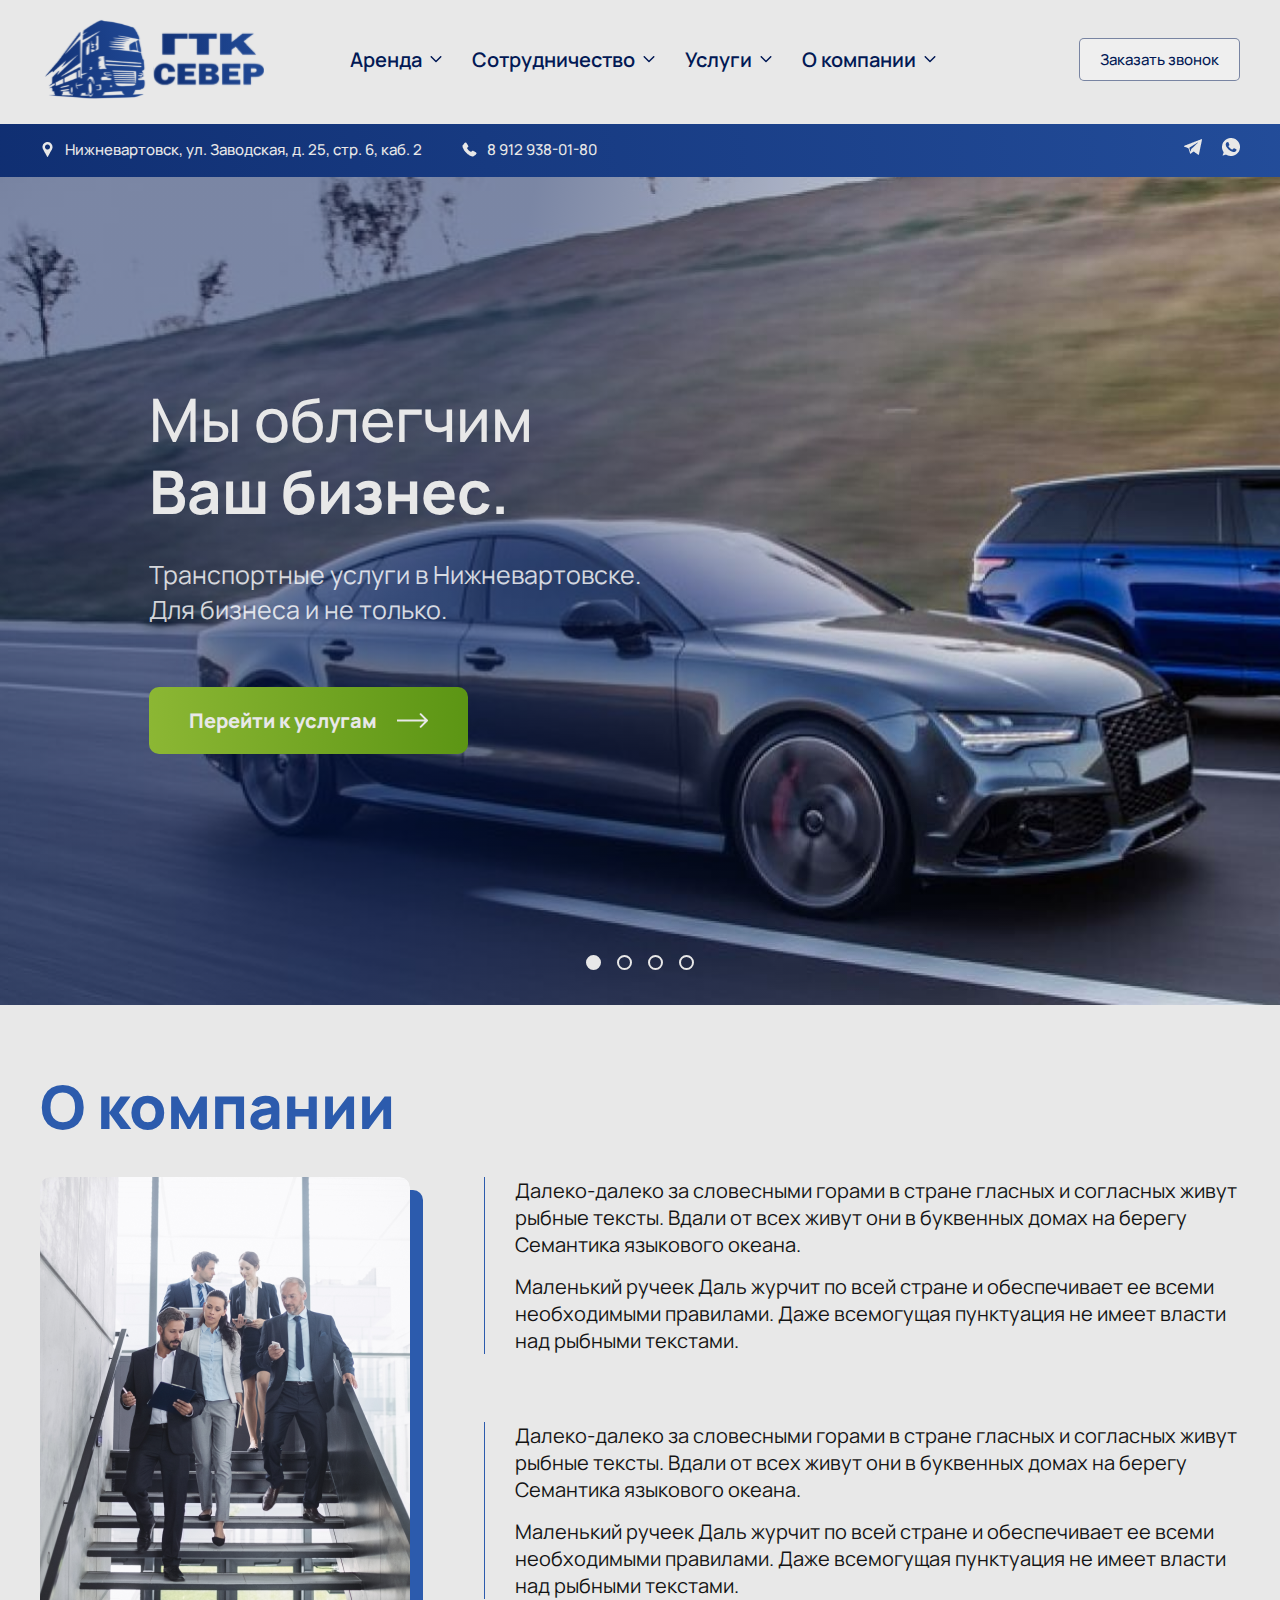
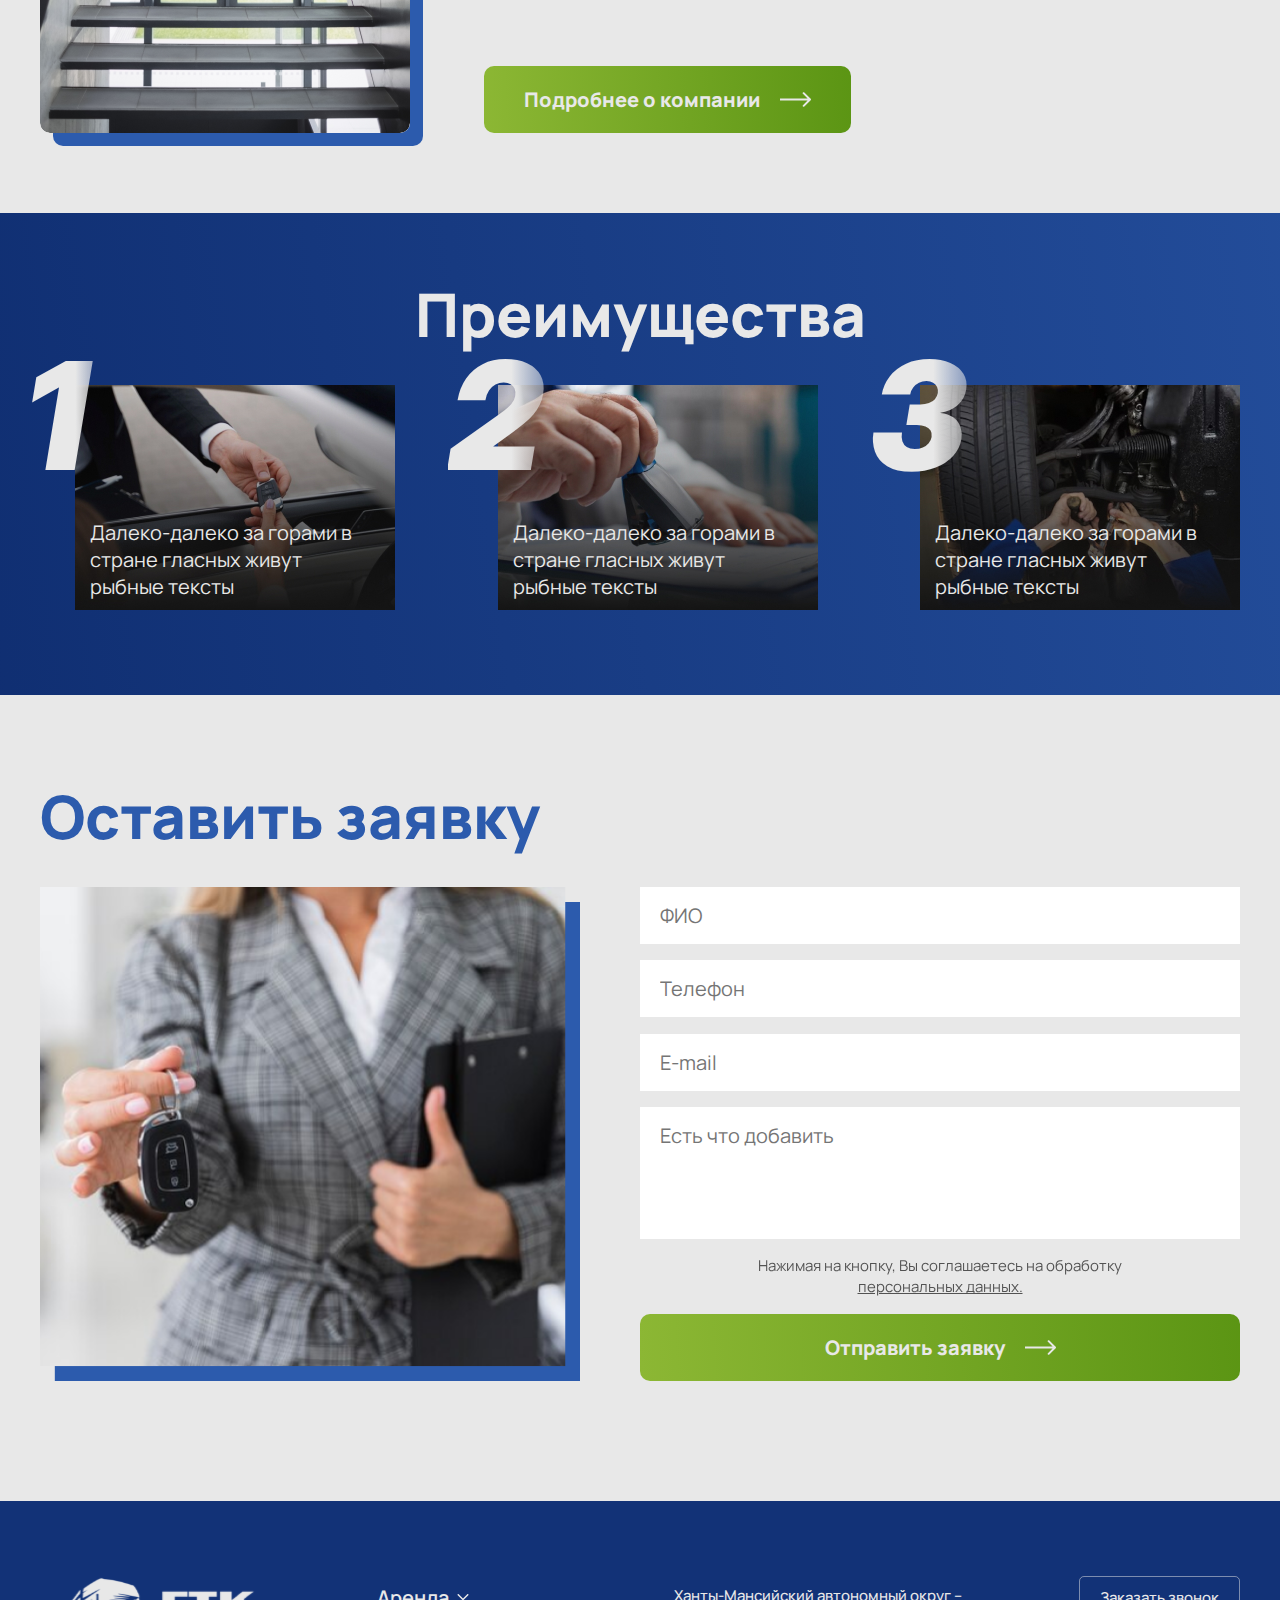
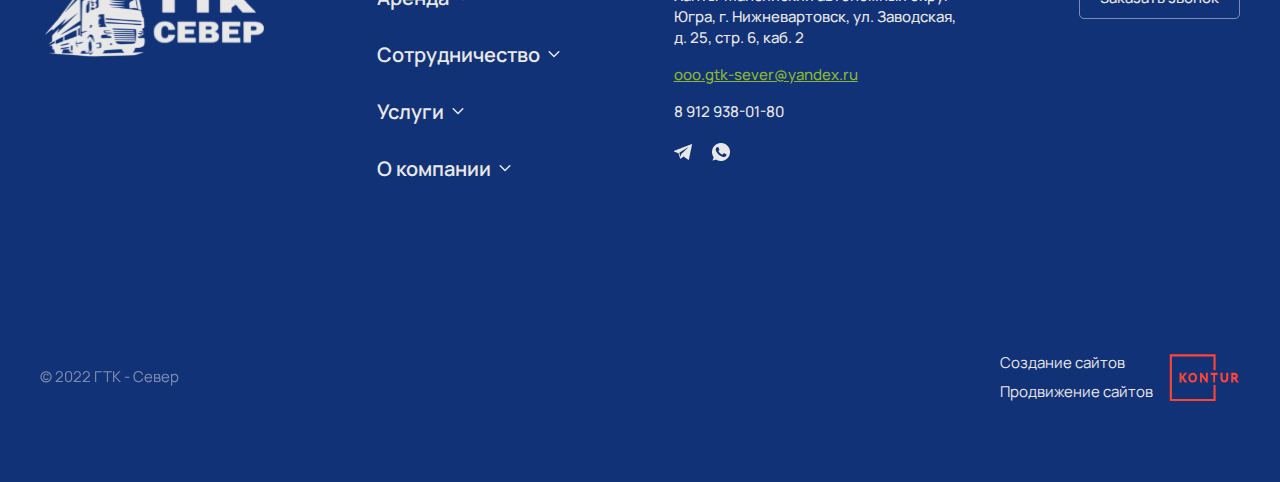
<file: index.html>
<!DOCTYPE html>
<html lang="en">
<head>
    <meta charset="UTF-8">
    <meta name="viewport" content="width=device-width, initial-scale=1.0">
    <link rel="preconnect" href="https://fonts.googleapis.com">
    <link rel="preconnect" href="https://fonts.gstatic.com" crossorigin>
    <link href="https://fonts.googleapis.com/css2?family=Inter:wght@900&family=Manrope:wght@400;500;600;700;800&display=swap" rel="stylesheet">
    <link rel="stylesheet" href="https://cdn.jsdelivr.net/npm/swiper@11/swiper-bundle.min.css" />
    <link rel="stylesheet" href="styles/style.css">
    <title>ГТК - Север</title>
</head>
<body>
    <header class="header">
        <div class="header-top">
            <div class="container">
                <a href="index.html" class="logo">
                    <img src="./assets/icons/logo.svg" alt="logo">
                </a>
                <ul class="nav-menu">
                    <li>
                        <a href="autopark.html">
                            Аренда 
                            <svg xmlns="http://www.w3.org/2000/svg" width="12" height="8" viewBox="0 0 12 8" fill="none">
                                <path d="M5.46967 7.03033C5.76256 7.32322 6.23744 7.32322 6.53033 7.03033L11.3033 2.25736C11.5962 1.96447 11.5962 1.48959 11.3033 1.1967C11.0104 0.903806 10.5355 0.903806 10.2426 1.1967L6 5.43934L1.75736 1.1967C1.46447 0.903806 0.989593 0.903806 0.696699 1.1967C0.403806 1.48959 0.403806 1.96447 0.696699 2.25736L5.46967 7.03033ZM5.25 6L5.25 6.5L6.75 6.5L6.75 6L5.25 6Z" fill="#021955"/>
                            </svg>
                        </a>
    
                        <ul class="dropdown-menu">
                            <li><a href="rent-a-car.html">Характеристики авто</a></li>
                            <li><a href="services.html">Прайс и дополнительные услуги</a></li>
                            <li><a href="#">Условия для физ. лиц</a></li>
                            <li><a href="#">Условия для юр. лиц</a></li>
                        </ul>
                       
                    </li>
                    <li>
                        <a href="#">Сотрудничество
                            <svg xmlns="http://www.w3.org/2000/svg" width="12" height="8" viewBox="0 0 12 8" fill="none">
                                <path d="M5.46967 7.03033C5.76256 7.32322 6.23744 7.32322 6.53033 7.03033L11.3033 2.25736C11.5962 1.96447 11.5962 1.48959 11.3033 1.1967C11.0104 0.903806 10.5355 0.903806 10.2426 1.1967L6 5.43934L1.75736 1.1967C1.46447 0.903806 0.989593 0.903806 0.696699 1.1967C0.403806 1.48959 0.403806 1.96447 0.696699 2.25736L5.46967 7.03033ZM5.25 6L5.25 6.5L6.75 6.5L6.75 6L5.25 6Z" fill="#021955"/>
                            </svg>
                        </a>
                    </li>
                    <li>
                        <a href="services.html">Услуги
                            <svg xmlns="http://www.w3.org/2000/svg" width="12" height="8" viewBox="0 0 12 8" fill="none">
                                <path d="M5.46967 7.03033C5.76256 7.32322 6.23744 7.32322 6.53033 7.03033L11.3033 2.25736C11.5962 1.96447 11.5962 1.48959 11.3033 1.1967C11.0104 0.903806 10.5355 0.903806 10.2426 1.1967L6 5.43934L1.75736 1.1967C1.46447 0.903806 0.989593 0.903806 0.696699 1.1967C0.403806 1.48959 0.403806 1.96447 0.696699 2.25736L5.46967 7.03033ZM5.25 6L5.25 6.5L6.75 6.5L6.75 6L5.25 6Z" fill="#021955"/>
                            </svg>
                        </a>
                    </li>
                    <li>
                        <a href="#about-block">О компании
                            <svg xmlns="http://www.w3.org/2000/svg" width="12" height="8" viewBox="0 0 12 8" fill="none">
                                <path d="M5.46967 7.03033C5.76256 7.32322 6.23744 7.32322 6.53033 7.03033L11.3033 2.25736C11.5962 1.96447 11.5962 1.48959 11.3033 1.1967C11.0104 0.903806 10.5355 0.903806 10.2426 1.1967L6 5.43934L1.75736 1.1967C1.46447 0.903806 0.989593 0.903806 0.696699 1.1967C0.403806 1.48959 0.403806 1.96447 0.696699 2.25736L5.46967 7.03033ZM5.25 6L5.25 6.5L6.75 6.5L6.75 6L5.25 6Z" fill="#021955"/>
                            </svg>
                        </a>
                    </li>
                </ul>
                <div class="burger-menu">
                    <span></span>
                    <span></span>
                    <span></span>
                </div>
                <button class="modal-btn">Заказать звонок</button>
            </div>
        </div>

        <div class="header-bottom">
            <div class="container">
                <ul class="contact-list">
                    <li>
                        <img class="desktop-icon" src="./assets/icons/map label.png" alt="map">
                        <img class="mobile-icon" src="./assets/icons/map label.svg" alt="map">
                        <a href="#">Нижневартовск, ул. Заводская, д. 25, стр. 6, каб. 2</a>
                    </li>
                    <li>
                        <img class="desktop-icon" src="./assets/icons/phone.png" alt="phone">
                        <img class="mobile-icon" src="./assets/icons/phone.svg" alt="phone">
                        <a href="tel:+8 (912) 938-01-80">8 912 938-01-80</a>
                    </li>
                </ul>

                <ul class="social-list">
                    <li>
                        <a href="https://web.telegram.org/a/">
                            <img class="desktop-icon" src="./assets/icons/telegram.png" alt="telegram">
                            <img class="mobile-icon" src="./assets/icons/telegram.svg" alt="telegram">
                        </a>
                    </li>
                    <li>
                        <a href="https://web.whatsapp.com/">
                            <img class="desktop-icon" src="./assets/icons/whatsapp.png" alt="whatsapp">
                            <img class="mobile-icon" src="./assets/icons/whatsapp.svg" alt="whatsapp">
                        </a>
                    </li>
                </ul>
            </div>
        </div>
    </header>   
    <main class="main">
        <div class="modal-form">
            <div class="container">
                <form >
                    <div class="form-header">
                        <span>
                            <svg xmlns="http://www.w3.org/2000/svg" width="17" height="17" viewBox="0 0 17 17" fill="none">
                                <path d="M1 1L16 16" stroke="#E8E8E8" stroke-width="2" stroke-linecap="round"/>
                                <path d="M1 16L16 1" stroke="#E8E8E8" stroke-width="2" stroke-linecap="round"/>
                            </svg>
                        </span>
                        <h4>Форма обратной связи</h4>
                        <p>Для заказа авто необходимо заполнить форму ниже, менеджер свяжется с Вами в ближайшее время!</p>
                    </div>
                    <div class="form-body">
                        <input type="text" placeholder="ФИО" required>
                        <input type="tel" placeholder="Телефон" required>
                        <input type="text" placeholder="Желаемое авто">
                        <select>
                            <option selected="selected">Без водителя</option>
                            <option>С водителем</option>
                        </select>
                        <button class="green-btn">Отправить заявку 
                            <svg xmlns="http://www.w3.org/2000/svg" width="31" height="12" viewBox="0 0 31 12" fill="none">
                                <path d="M30.5303 6.53033C30.8232 6.23744 30.8232 5.76256 30.5303 5.46967L25.7574 0.696699C25.4645 0.403806 24.9896 0.403806 24.6967 0.696699C24.4038 0.989593 24.4038 1.46447 24.6967 1.75736L28.9393 6L24.6967 10.2426C24.4038 10.5355 24.4038 11.0104 24.6967 11.3033C24.9896 11.5962 25.4645 11.5962 25.7574 11.3033L30.5303 6.53033ZM0 6.75H30V5.25H0V6.75Z" fill="#E8E8E8"/>
                            </svg>
                        </button>
                    </div>
                    
                </form>
            </div>
        </div>
        <section class="promo" >
            <div class="swiper">
                <div class="swiper-wrapper">
                    <div class="promo-slide swiper-slide" style="background-image:linear-gradient(102deg, rgba(2,25,85,0.5) 36.87%, rgba(0, 0, 0, 0.00) 83.59%), url('./assets/imgs/slide1.jpg');">
                        <div class="container">
                            <div class="promo-content">
                                <h1>Мы облегчим <br><b>Ваш бизнес.</b></h1>
                                <p>Транспортные услуги в Нижневартовске. Для бизнеса и не только.</p>
                                <button class="green-btn">
                                    <a href="services.html">
                                        Перейти к услугам 
                                        <svg xmlns="http://www.w3.org/2000/svg" width="31" height="15" viewBox="0 0 31 15" fill="none">
                                            <path d="M30.7071 8.20711C31.0976 7.81658 31.0976 7.18342 30.7071 6.79289L24.3431 0.428932C23.9526 0.0384078 23.3195 0.0384078 22.9289 0.428932C22.5384 0.819457 22.5384 1.45262 22.9289 1.84315L28.5858 7.5L22.9289 13.1569C22.5384 13.5474 22.5384 14.1805 22.9289 14.5711C23.3195 14.9616 23.9526 14.9616 24.3431 14.5711L30.7071 8.20711ZM0 8.5H30V6.5H0V8.5Z" fill="#E8E8E8"/>
                                        </svg>
                                    </a>
                                </button>
                            </div>
                        </div>
                    </div>
                    <div class="promo-slide swiper-slide" style="background-image:linear-gradient(102deg, rgba(2,25,85,0.5) 36.87%, rgba(0, 0, 0, 0.00) 83.59%), url('./assets/imgs/slide2.jpg');">
                        <div class="container">
                            <div class="promo-content">
                                <h1>Мы облегчим <br> <b>Ваш бизнес.</b></h1>
                                <p>Транспортные услуги в Нижневартовске. Для бизнеса и не только.</p>
                                <button class="green-btn">
                                    <a href="services.html">
                                        Перейти к услугам 
                                        <svg xmlns="http://www.w3.org/2000/svg" width="31" height="15" viewBox="0 0 31 15" fill="none">
                                            <path d="M30.7071 8.20711C31.0976 7.81658 31.0976 7.18342 30.7071 6.79289L24.3431 0.428932C23.9526 0.0384078 23.3195 0.0384078 22.9289 0.428932C22.5384 0.819457 22.5384 1.45262 22.9289 1.84315L28.5858 7.5L22.9289 13.1569C22.5384 13.5474 22.5384 14.1805 22.9289 14.5711C23.3195 14.9616 23.9526 14.9616 24.3431 14.5711L30.7071 8.20711ZM0 8.5H30V6.5H0V8.5Z" fill="#E8E8E8"/>
                                        </svg>
                                    </a>
                                </button>
                            </div>
                        </div>
                    </div>
                    <div class="promo-slide swiper-slide" style="background-image:linear-gradient(102deg, rgba(2,25,85,0.5) 36.87%, rgba(0, 0, 0, 0.00) 83.59%), url('./assets/imgs/slide3.jpg');">
                        <div class="container">
                            <div class="promo-content">
                                <h1>Мы облегчим <br> <b>Ваш бизнес.</b></h1>
                                <p>Транспортные услуги в Нижневартовске. Для бизнеса и не только.</p>
                                <button class="green-btn">
                                    <a href="services.html">
                                        Перейти к услугам 
                                        <svg xmlns="http://www.w3.org/2000/svg" width="31" height="15" viewBox="0 0 31 15" fill="none">
                                            <path d="M30.7071 8.20711C31.0976 7.81658 31.0976 7.18342 30.7071 6.79289L24.3431 0.428932C23.9526 0.0384078 23.3195 0.0384078 22.9289 0.428932C22.5384 0.819457 22.5384 1.45262 22.9289 1.84315L28.5858 7.5L22.9289 13.1569C22.5384 13.5474 22.5384 14.1805 22.9289 14.5711C23.3195 14.9616 23.9526 14.9616 24.3431 14.5711L30.7071 8.20711ZM0 8.5H30V6.5H0V8.5Z" fill="#E8E8E8"/>
                                        </svg>
                                    </a>
                                </button>
                            </div>
                        </div>
                    </div>
                    <div class="promo-slide swiper-slide" style="background-image:linear-gradient(102deg, rgba(2,25,85,0.5) 36.87%, rgba(0, 0, 0, 0.00) 83.59%), url('./assets/imgs/slide4.jpg');">
                        <div class="container">
                            <div class="promo-content">
                                <h1>Время — <b>бесценно</b>, экономия — <b>реальна</b>.</h1>
                                <p>Аренда автомобилей в Нижневартовске. Лучшие цены.</p>
                                <button class="green-btn">
                                    <a href="autopark.html">Выбрать авто
                                        <svg xmlns="http://www.w3.org/2000/svg" width="31" height="15" viewBox="0 0 31 15" fill="none">
                                            <path d="M30.7071 8.20711C31.0976 7.81658 31.0976 7.18342 30.7071 6.79289L24.3431 0.428932C23.9526 0.0384078 23.3195 0.0384078 22.9289 0.428932C22.5384 0.819457 22.5384 1.45262 22.9289 1.84315L28.5858 7.5L22.9289 13.1569C22.5384 13.5474 22.5384 14.1805 22.9289 14.5711C23.3195 14.9616 23.9526 14.9616 24.3431 14.5711L30.7071 8.20711ZM0 8.5H30V6.5H0V8.5Z" fill="#E8E8E8"/>
                                        </svg>
                                    </a>
                                </button>
                            </div>
                        </div>
                    </div>    
                </div>

                <div class="swiper-pagination"></div>

            </div>          
        </section>
        <section class="about container">
            <h2>О компании</h2>
            <div class="about-content">
                <div class="about-img">
                    <img src="./assets/imgs/about-image.png" alt="about-img">
                </div>
                <div class="about-text">
                    <div class="text">
                        <p>Далеко-далеко за словесными горами в стране гласных и согласных живут рыбные тексты. Вдали от всех живут они в буквенных домах на берегу Семантика языкового океана.</p>
                        <p>Маленький ручеек Даль журчит по всей стране и обеспечивает ее всеми необходимыми правилами. Даже всемогущая пунктуация не имеет власти над рыбными текстами.</p>
                    </div>
                    <div class="text">
                        <p>Далеко-далеко за словесными горами в стране гласных и согласных живут рыбные тексты. Вдали от всех живут они в буквенных домах на берегу Семантика языкового океана.</p>
                        <p>Маленький ручеек Даль журчит по всей стране и обеспечивает ее всеми необходимыми правилами. Даже всемогущая пунктуация не имеет власти над рыбными текстами.</p>
                    </div>

                    <button class="green-btn">
                        <a href="#">Подробнее о компании 
                            <svg xmlns="http://www.w3.org/2000/svg" width="31" height="15" viewBox="0 0 31 15" fill="none">
                                <path d="M30.7071 8.20711C31.0976 7.81658 31.0976 7.18342 30.7071 6.79289L24.3431 0.428932C23.9526 0.0384078 23.3195 0.0384078 22.9289 0.428932C22.5384 0.819457 22.5384 1.45262 22.9289 1.84315L28.5858 7.5L22.9289 13.1569C22.5384 13.5474 22.5384 14.1805 22.9289 14.5711C23.3195 14.9616 23.9526 14.9616 24.3431 14.5711L30.7071 8.20711ZM0 8.5H30V6.5H0V8.5Z" fill="#E8E8E8"/>
                            </svg>
                        </a>
                    </button>
                </div>
            </div>
        </section>
        <section class="advantages">
            <div class="container">
                <h2>Преимущества</h2>
                <ul class="advantages-list">
                    <li>
                        <span>1</span>
                        <img src="./assets/imgs/adv-1.jpg" alt="advantages">
                        <p>Далеко-далеко за горами в стране гласных живут рыбные тексты</p>
                    </li>
                    <li>
                        <span>2</span>
                        <img src="./assets/imgs/adv-2.jpg" alt="advantages">
                        <p>Далеко-далеко за горами в стране гласных живут рыбные тексты</p>
                    </li>
                    <li>
                        <span>3</span>
                        <img src="./assets/imgs/adv-3.jpg" alt="advantages">
                        <p>Далеко-далеко за горами в стране гласных живут рыбные тексты</p>
                    </li>
                </ul>
            </div>
        </section>
        <section class="request-form">
            <div class="container">
                <h2>Оставить заявку</h2>
                <div class="form-wrapper">
                    <div class="request-img">
                        <img src="./assets/imgs/Group 5.png" alt="request-img">
                    </div>
                    <form class="form">
                        <input type="text" placeholder="ФИО" required>
                        <input type="tel" placeholder="Телефон" required>
                        <input type="email" placeholder="E-mail">
                        <textarea name="" id="" cols="30" rows="10" placeholder="Есть что добавить"></textarea>
                        <span>Нажимая на кнопку, Вы соглашаетесь на обработку <a href="#">персональных данных.</a></span>
                        <button class="green-btn">Отправить заявку 
                            <svg xmlns="http://www.w3.org/2000/svg" width="31" height="15" viewBox="0 0 31 15" fill="none">
                            <path d="M30.7071 8.20711C31.0976 7.81658 31.0976 7.18342 30.7071 6.79289L24.3431 0.428932C23.9526 0.0384078 23.3195 0.0384078 22.9289 0.428932C22.5384 0.819457 22.5384 1.45262 22.9289 1.84315L28.5858 7.5L22.9289 13.1569C22.5384 13.5474 22.5384 14.1805 22.9289 14.5711C23.3195 14.9616 23.9526 14.9616 24.3431 14.5711L30.7071 8.20711ZM0 8.5H30V6.5H0V8.5Z" fill="#E8E8E8"/>
                            </svg>
                        </button>
                    </form>
                </div>
            </div>
        </section>
    </main>
    <footer class="footer">
        <div class="container">
            <div class="footer-top">
                <a href="index.html" class="logo">
                    <img src="./assets/icons/footer-logo.svg" alt="logo">
                </a>
                <ul class="nav-menu">
                    <li>
                        <a href="autopark.html">
                            Аренда 
                            <svg xmlns="http://www.w3.org/2000/svg" width="12" height="8" viewBox="0 0 12 8" fill="none">
                                <path d="M5.46967 7.03033C5.76256 7.32322 6.23744 7.32322 6.53033 7.03033L11.3033 2.25736C11.5962 1.96447 11.5962 1.48959 11.3033 1.1967C11.0104 0.903806 10.5355 0.903806 10.2426 1.1967L6 5.43934L1.75736 1.1967C1.46447 0.903806 0.989593 0.903806 0.696699 1.1967C0.403806 1.48959 0.403806 1.96447 0.696699 2.25736L5.46967 7.03033ZM5.25 6L5.25 6.5L6.75 6.5L6.75 6L5.25 6Z" fill="#021955"/>
                            </svg>
                        </a>
    
                        <ul class="dropdown-menu">
                            <li><a href="rent-a-car.html">Характеристики авто</a></li>
                            <li><a href="services.html">Прайс и дополнительные услуги</a></li>
                            <li><a href="#">Условия для физ. лиц</a></li>
                            <li><a href="#">Условия для юр. лиц</a></li>
                        </ul>
                       
                    </li>
                    <li>
                        <a href="#">Сотрудничество
                            <svg xmlns="http://www.w3.org/2000/svg" width="12" height="8" viewBox="0 0 12 8" fill="none">
                                <path d="M5.46967 7.03033C5.76256 7.32322 6.23744 7.32322 6.53033 7.03033L11.3033 2.25736C11.5962 1.96447 11.5962 1.48959 11.3033 1.1967C11.0104 0.903806 10.5355 0.903806 10.2426 1.1967L6 5.43934L1.75736 1.1967C1.46447 0.903806 0.989593 0.903806 0.696699 1.1967C0.403806 1.48959 0.403806 1.96447 0.696699 2.25736L5.46967 7.03033ZM5.25 6L5.25 6.5L6.75 6.5L6.75 6L5.25 6Z" fill="#021955"/>
                            </svg>
                        </a>
                    </li>
                    <li>
                        <a href="services.html">Услуги
                            <svg xmlns="http://www.w3.org/2000/svg" width="12" height="8" viewBox="0 0 12 8" fill="none">
                                <path d="M5.46967 7.03033C5.76256 7.32322 6.23744 7.32322 6.53033 7.03033L11.3033 2.25736C11.5962 1.96447 11.5962 1.48959 11.3033 1.1967C11.0104 0.903806 10.5355 0.903806 10.2426 1.1967L6 5.43934L1.75736 1.1967C1.46447 0.903806 0.989593 0.903806 0.696699 1.1967C0.403806 1.48959 0.403806 1.96447 0.696699 2.25736L5.46967 7.03033ZM5.25 6L5.25 6.5L6.75 6.5L6.75 6L5.25 6Z" fill="#021955"/>
                            </svg>
                        </a>
                    </li>
                    <li>
                        <a href="#about-block">О компании
                            <svg xmlns="http://www.w3.org/2000/svg" width="12" height="8" viewBox="0 0 12 8" fill="none">
                                <path d="M5.46967 7.03033C5.76256 7.32322 6.23744 7.32322 6.53033 7.03033L11.3033 2.25736C11.5962 1.96447 11.5962 1.48959 11.3033 1.1967C11.0104 0.903806 10.5355 0.903806 10.2426 1.1967L6 5.43934L1.75736 1.1967C1.46447 0.903806 0.989593 0.903806 0.696699 1.1967C0.403806 1.48959 0.403806 1.96447 0.696699 2.25736L5.46967 7.03033ZM5.25 6L5.25 6.5L6.75 6.5L6.75 6L5.25 6Z" fill="#021955"/>
                            </svg>
                        </a>
                    </li>
                </ul>
                <div class="contacts">
                    <ul class="contact-list">
                        <li>
                            <a href="#">Ханты-Мансийский автономный округ – Югра, г. Нижневартовск, ул. Заводская, д. 25, стр. 6, каб. 2</a>
                        </li>
                        <li>
                            <a href="mailto:ooo.gtk-sever@yandex.ru" class="mail-link">ooo.gtk-sever@yandex.ru</a>
                        </li>
                        <li>
                            <a href="tel:+8 (912) 938-01-80">8 912 938-01-80</a>
                        </li>
                    </ul>
    
                    <ul class="social-list">
                        <li>
                            <a href="https://web.telegram.org/a/">
                                <img src="./assets/icons/telegram.png" alt="telegram">
                            </a>
                        </li>
                        <li>
                            <a href="https://web.whatsapp.com/">
                                <img src="./assets/icons/whatsapp.png" alt="whatsapp">
                            </a>
                        </li>
                    </ul>
                </div>
                <button class="modal-btn">Заказать звонок</button>
            </div>
            <div class="footer-bottom">
                <div class="copyright">
                    <span>© 2022 ГТК - Север</span>
                </div>
                <div class="developed">
                    <span>Создание сайтов <a href="https://webdev.pro">Продвижение сайтов</a></span>
                    <svg xmlns="http://www.w3.org/2000/svg" width="72" height="48" viewBox="0 0 72 48" fill="none">
                        <g clip-path="url(#clip0_106_63)">
                          <path d="M65.3495 21.9375V24.0971H66.1262C66.9456 24.0971 67.5878 23.7893 67.5878 22.9684C67.5878 22.425 67.3228 21.9351 66.2901 21.9351C65.9668 21.9351 65.7917 21.9236 65.3495 21.9375ZM63.2031 29.5663V19.8198C63.7262 19.8198 66.1262 19.8198 66.3956 19.8198C68.9573 19.8198 69.8687 21.1422 69.8687 22.9404C69.8687 24.7502 68.7956 25.4895 68.286 25.7555L71.0002 29.5663H68.3982L66.1397 26.1868H65.3495V29.5663H63.2031Z" fill="#FF4438"/>
                          <path d="M60.2796 25.3729C60.2796 28.3535 58.486 29.5663 56.507 29.5663C54.1325 29.5663 52.4824 28.1319 52.4824 25.275V19.8198H54.5942V24.8016C54.5942 26.3198 55.0293 27.4766 56.507 27.4766C57.7859 27.4766 58.168 26.4877 58.168 24.9274V19.8198H60.2796V25.3729Z" fill="#FF4438"/>
                          <path d="M47.609 48.0844H1.80078V1.30151H47.609V17.308H45.4854V3.47027H3.92213V45.9156H45.4854V31.9733H47.609V48.0844Z" fill="#FF4438"/>
                          <path d="M38.1745 29.5663L33.9325 23.7175V29.5663H32.0137V19.8198H33.6502L37.8943 25.6943L37.89 19.8198H39.8066L39.8109 29.5663H38.1745Z" fill="#FF4438"/>
                          <path d="M42.7363 19.8198H49.5589V21.9081H47.0877V29.5663H45.2055V21.9081H42.7363V19.8198Z" fill="#FF4438"/>
                          <path d="M11.5469 19.8198H13.6197V24.0661L16.5859 19.8198H19.0729L15.6667 24.3179L19.344 29.5663H16.7161L13.6197 24.9285V29.5663H11.5469V19.8198Z" fill="#FF4438"/>
                          <path d="M24.7033 27.5477C26.2714 27.5477 27.0849 26.2819 27.0849 24.6931C27.0849 22.9695 26.0355 21.8384 24.7033 21.8384C23.3366 21.8384 22.3237 22.9695 22.3237 24.6931C22.3237 26.3074 23.3834 27.5477 24.7033 27.5477ZM24.7033 19.8198C27.215 19.8198 29.0901 21.6897 29.0901 24.6931C29.0901 27.5477 27.215 29.5663 24.7033 29.5663C22.1936 29.5663 20.3184 27.6941 20.3184 24.6931C20.3184 21.9592 22.0757 19.8198 24.7033 19.8198Z" fill="#FF4438"/>
                        </g>
                        <defs>
                          <clipPath id="clip0_106_63">
                            <rect width="72" height="48" fill="white"/>
                          </clipPath>
                        </defs>
                      </svg>
                </div>
            </div>
        </div>
    </footer> 

    <script src="https://cdn.jsdelivr.net/npm/swiper@11/swiper-bundle.min.js"></script>
    <script src="script.js"></script>
</body>
</html>
</file>
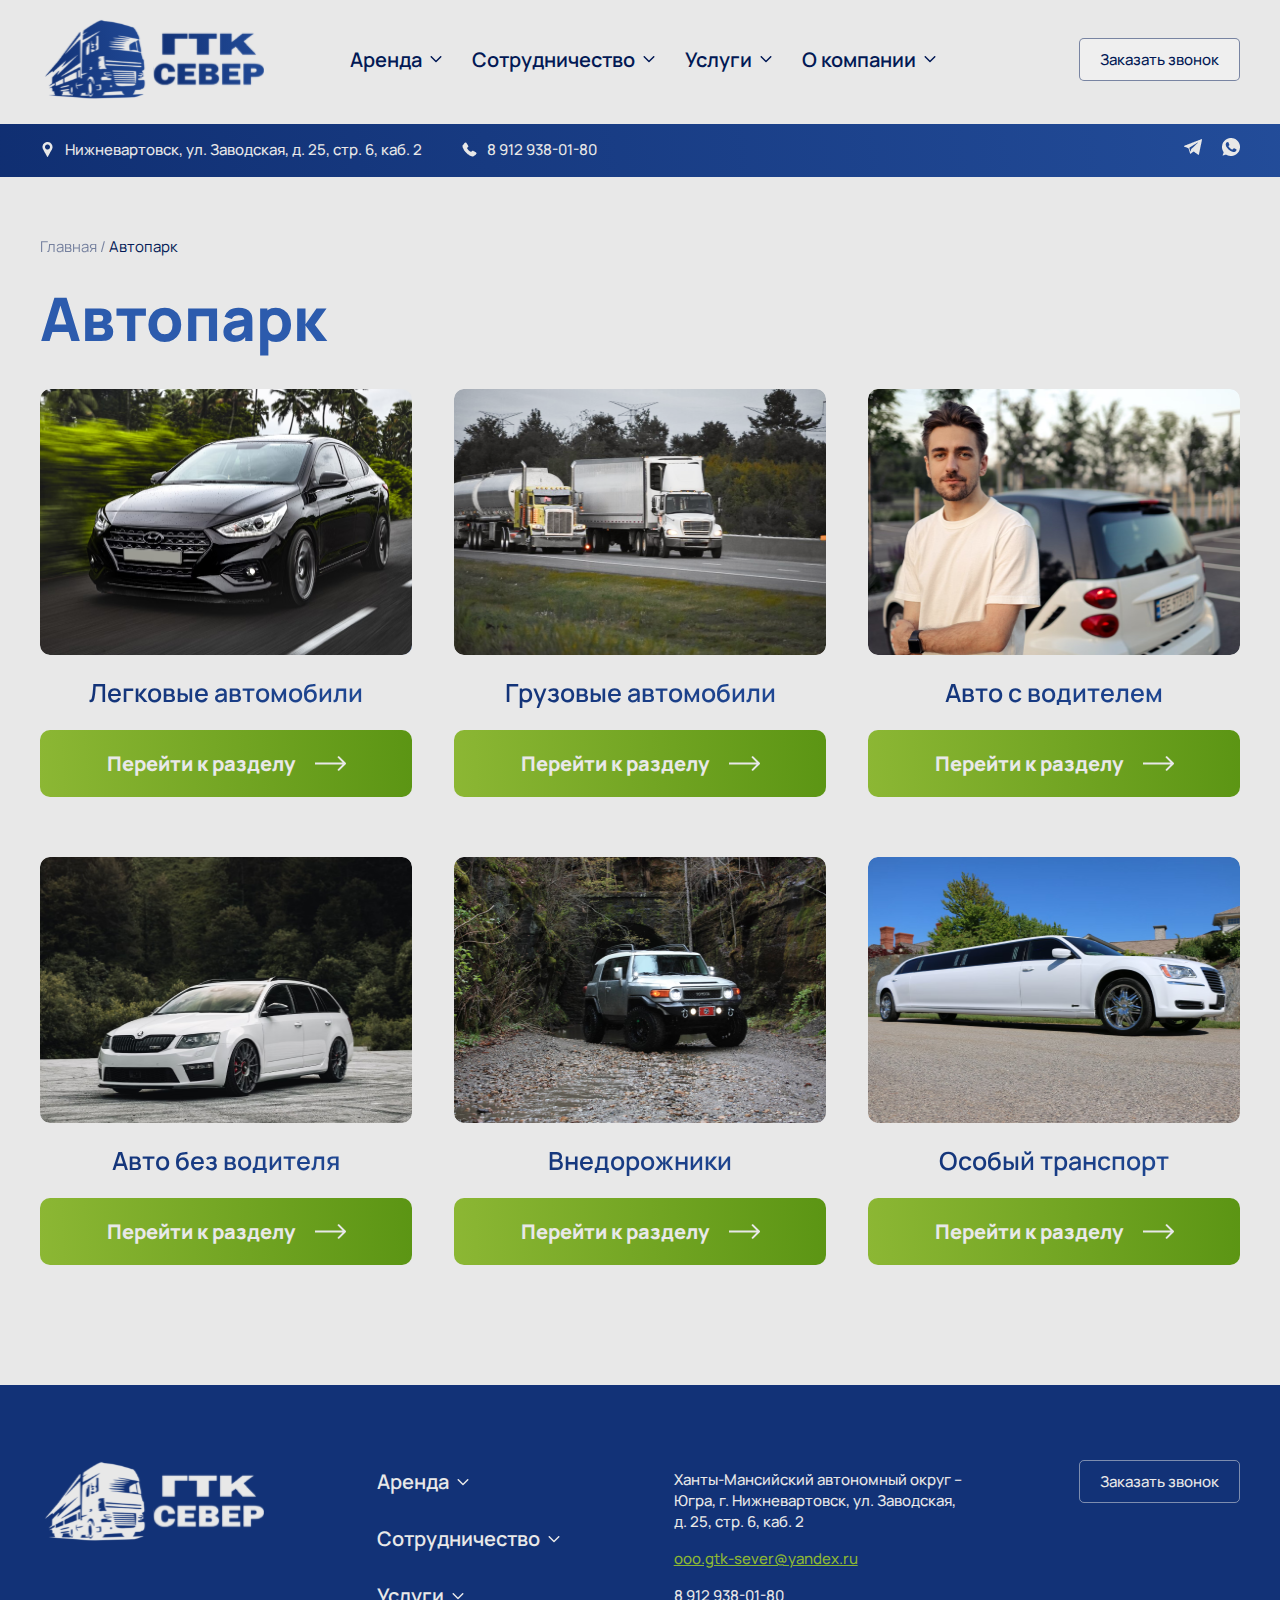
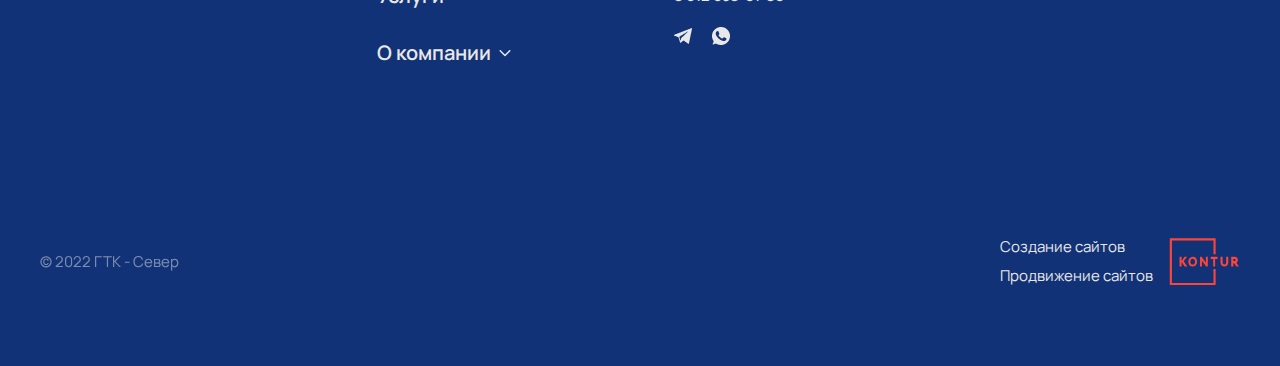
<file: autopark.html>
<!DOCTYPE html>
<html lang="en">
<head>
    <meta charset="UTF-8">
    <meta name="viewport" content="width=device-width, initial-scale=1.0">
    <link rel="preconnect" href="https://fonts.googleapis.com">
    <link rel="preconnect" href="https://fonts.gstatic.com" crossorigin>
    <link href="https://fonts.googleapis.com/css2?family=Inter:wght@900&family=Manrope:wght@400;500;600;700;800&display=swap" rel="stylesheet">
    <link rel="stylesheet" href="https://cdn.jsdelivr.net/npm/swiper@11/swiper-bundle.min.css" />
    <link rel="stylesheet" href="styles/style.css">
    <title>ГТК - Север</title>
</head>
<body>
    <header class="header">
        <div class="header-top">
            <div class="container">
                <a href="index.html" class="logo">
                    <img src="./assets/icons/logo.svg" alt="logo">
                </a>
                <ul class="nav-menu">
                    <li>
                        <a href="autopark.html">
                            Аренда 
                            <svg xmlns="http://www.w3.org/2000/svg" width="12" height="8" viewBox="0 0 12 8" fill="none">
                                <path d="M5.46967 7.03033C5.76256 7.32322 6.23744 7.32322 6.53033 7.03033L11.3033 2.25736C11.5962 1.96447 11.5962 1.48959 11.3033 1.1967C11.0104 0.903806 10.5355 0.903806 10.2426 1.1967L6 5.43934L1.75736 1.1967C1.46447 0.903806 0.989593 0.903806 0.696699 1.1967C0.403806 1.48959 0.403806 1.96447 0.696699 2.25736L5.46967 7.03033ZM5.25 6L5.25 6.5L6.75 6.5L6.75 6L5.25 6Z" fill="#021955"/>
                            </svg>
                        </a>
    
                        <ul class="dropdown-menu">
                            <li><a href="rent-a-car.html">Характеристики авто</a></li>
                            <li><a href="services.html">Прайс и дополнительные услуги</a></li>
                            <li><a href="#">Условия для физ. лиц</a></li>
                            <li><a href="#">Условия для юр. лиц</a></li>
                        </ul>
                       
                    </li>
                    <li>
                        <a href="#">Сотрудничество
                            <svg xmlns="http://www.w3.org/2000/svg" width="12" height="8" viewBox="0 0 12 8" fill="none">
                                <path d="M5.46967 7.03033C5.76256 7.32322 6.23744 7.32322 6.53033 7.03033L11.3033 2.25736C11.5962 1.96447 11.5962 1.48959 11.3033 1.1967C11.0104 0.903806 10.5355 0.903806 10.2426 1.1967L6 5.43934L1.75736 1.1967C1.46447 0.903806 0.989593 0.903806 0.696699 1.1967C0.403806 1.48959 0.403806 1.96447 0.696699 2.25736L5.46967 7.03033ZM5.25 6L5.25 6.5L6.75 6.5L6.75 6L5.25 6Z" fill="#021955"/>
                            </svg>
                        </a>
                    </li>
                    <li>
                        <a href="services.html">Услуги
                            <svg xmlns="http://www.w3.org/2000/svg" width="12" height="8" viewBox="0 0 12 8" fill="none">
                                <path d="M5.46967 7.03033C5.76256 7.32322 6.23744 7.32322 6.53033 7.03033L11.3033 2.25736C11.5962 1.96447 11.5962 1.48959 11.3033 1.1967C11.0104 0.903806 10.5355 0.903806 10.2426 1.1967L6 5.43934L1.75736 1.1967C1.46447 0.903806 0.989593 0.903806 0.696699 1.1967C0.403806 1.48959 0.403806 1.96447 0.696699 2.25736L5.46967 7.03033ZM5.25 6L5.25 6.5L6.75 6.5L6.75 6L5.25 6Z" fill="#021955"/>
                            </svg>
                        </a>
                    </li>
                    <li>
                        <a href="#about-block">О компании
                            <svg xmlns="http://www.w3.org/2000/svg" width="12" height="8" viewBox="0 0 12 8" fill="none">
                                <path d="M5.46967 7.03033C5.76256 7.32322 6.23744 7.32322 6.53033 7.03033L11.3033 2.25736C11.5962 1.96447 11.5962 1.48959 11.3033 1.1967C11.0104 0.903806 10.5355 0.903806 10.2426 1.1967L6 5.43934L1.75736 1.1967C1.46447 0.903806 0.989593 0.903806 0.696699 1.1967C0.403806 1.48959 0.403806 1.96447 0.696699 2.25736L5.46967 7.03033ZM5.25 6L5.25 6.5L6.75 6.5L6.75 6L5.25 6Z" fill="#021955"/>
                            </svg>
                        </a>
                    </li>
                </ul>
                <div class="burger-menu">
                    <span></span>
                    <span></span>
                    <span></span>
                </div>
                <button class="modal-btn">Заказать звонок</button>
            </div>
        </div>

        <div class="header-bottom">
            <div class="container">
                <ul class="contact-list">
                    <li>
                        <img class="desktop-icon" src="./assets/icons/map label.png" alt="map">
                        <img class="mobile-icon" src="./assets/icons/map label.svg" alt="map">
                        <a href="#">Нижневартовск, ул. Заводская, д. 25, стр. 6, каб. 2</a>
                    </li>
                    <li>
                        <img class="desktop-icon" src="./assets/icons/phone.png" alt="phone">
                        <img class="mobile-icon" src="./assets/icons/phone.svg" alt="phone">
                        <a href="tel:+8 (912) 938-01-80">8 912 938-01-80</a>
                    </li>
                </ul>

                <ul class="social-list">
                    <li>
                        <a href="https://web.telegram.org/a/">
                            <img class="desktop-icon" src="./assets/icons/telegram.png" alt="telegram">
                            <img class="mobile-icon" src="./assets/icons/telegram.svg" alt="telegram">
                        </a>
                    </li>
                    <li>
                        <a href="https://web.whatsapp.com/">
                            <img class="desktop-icon" src="./assets/icons/whatsapp.png" alt="whatsapp">
                            <img class="mobile-icon" src="./assets/icons/whatsapp.svg" alt="whatsapp">
                        </a>
                    </li>
                </ul>
            </div>
        </div>
    </header>  
    <main class="page">
        <div class="modal-form">
            <div class="container">
                <form >
                    <div class="form-header">
                        <span>
                            <svg xmlns="http://www.w3.org/2000/svg" width="17" height="17" viewBox="0 0 17 17" fill="none">
                                <path d="M1 1L16 16" stroke="#E8E8E8" stroke-width="2" stroke-linecap="round"/>
                                <path d="M1 16L16 1" stroke="#E8E8E8" stroke-width="2" stroke-linecap="round"/>
                            </svg>
                        </span>
                        <h4>Форма обратной связи</h4>
                        <p>Для заказа авто необходимо заполнить форму ниже, менеджер свяжется с Вами
                            в ближайшее время!</p>
                    </div>
                    <div class="form-body">
                        <input type="text" placeholder="ФИО" required>
                        <input type="tel" placeholder="Телефон" required>
                        <input type="text" placeholder="Желаемое авто">
                        <select>
                            <option selected="selected">Без водителя</option>
                            <option>С водителем</option>
                        </select>
                        <button class="green-btn" type="submit">Отправить заявку 
                            <svg xmlns="http://www.w3.org/2000/svg" width="31" height="12" viewBox="0 0 31 12" fill="none">
                                <path d="M30.5303 6.53033C30.8232 6.23744 30.8232 5.76256 30.5303 5.46967L25.7574 0.696699C25.4645 0.403806 24.9896 0.403806 24.6967 0.696699C24.4038 0.989593 24.4038 1.46447 24.6967 1.75736L28.9393 6L24.6967 10.2426C24.4038 10.5355 24.4038 11.0104 24.6967 11.3033C24.9896 11.5962 25.4645 11.5962 25.7574 11.3033L30.5303 6.53033ZM0 6.75H30V5.25H0V6.75Z" fill="#E8E8E8"/>
                            </svg>
                        </button>
                    </div>
                    
                </form>
            </div>
        </div>
        <div class="breadcrumbs container">
            <a class="breadcrumb-item" href="index.html">Главная /</a>
            <a class="breadcrumb-item breadcrumb-item_active" href="autopark.html">Автопарк</a>
        </div>
        <section class="autopark">
            <div class="container">
                <h2>Автопарк</h2>
                <div class="autopark-content">
                    <div class="autopark-item">
                        <div class="autopark-img">
                            <img src="./assets/imgs/car.png" alt="car" >
                        </div>
                        <h4 class="autopark-title">Легковые автомобили</h4>
                        <button class="green-btn">
                            <a href="rent-a-car.html">Перейти к разделу
                                <svg xmlns="http://www.w3.org/2000/svg" width="31" height="15" viewBox="0 0 31 15" fill="none">
                                    <path d="M30.7071 8.20711C31.0976 7.81658 31.0976 7.18342 30.7071 6.79289L24.3431 0.428932C23.9526 0.0384078 23.3195 0.0384078 22.9289 0.428932C22.5384 0.819457 22.5384 1.45262 22.9289 1.84315L28.5858 7.5L22.9289 13.1569C22.5384 13.5474 22.5384 14.1805 22.9289 14.5711C23.3195 14.9616 23.9526 14.9616 24.3431 14.5711L30.7071 8.20711ZM0 8.5H30V6.5H0V8.5Z" fill="#E8E8E8"/>
                                </svg>
                            </a>
                        </button>
                    </div>
                    <div class="autopark-item">
                        <div class="autopark-img">
                            <img src="./assets/imgs/truck.png" alt="truck">
                        </div>
                        <h4 class="autopark-title">Грузовые автомобили</h4>
                        <button class="green-btn">
                            <a href="#">Перейти к разделу
                                <svg xmlns="http://www.w3.org/2000/svg" width="31" height="15" viewBox="0 0 31 15" fill="none">
                                    <path d="M30.7071 8.20711C31.0976 7.81658 31.0976 7.18342 30.7071 6.79289L24.3431 0.428932C23.9526 0.0384078 23.3195 0.0384078 22.9289 0.428932C22.5384 0.819457 22.5384 1.45262 22.9289 1.84315L28.5858 7.5L22.9289 13.1569C22.5384 13.5474 22.5384 14.1805 22.9289 14.5711C23.3195 14.9616 23.9526 14.9616 24.3431 14.5711L30.7071 8.20711ZM0 8.5H30V6.5H0V8.5Z" fill="#E8E8E8"/>
                                </svg>
                            </a>
                        </button>
                    </div>
                    <div class="autopark-item">
                        <div class="autopark-img">
                            <img src="./assets/imgs/withdriver.png" alt="withdriver">
                        </div>
                        <h4 class="autopark-title">Авто с  водителем</h4>
                        <button class="green-btn">
                            <a href="#">Перейти к разделу
                                <svg xmlns="http://www.w3.org/2000/svg" width="31" height="15" viewBox="0 0 31 15" fill="none">
                                    <path d="M30.7071 8.20711C31.0976 7.81658 31.0976 7.18342 30.7071 6.79289L24.3431 0.428932C23.9526 0.0384078 23.3195 0.0384078 22.9289 0.428932C22.5384 0.819457 22.5384 1.45262 22.9289 1.84315L28.5858 7.5L22.9289 13.1569C22.5384 13.5474 22.5384 14.1805 22.9289 14.5711C23.3195 14.9616 23.9526 14.9616 24.3431 14.5711L30.7071 8.20711ZM0 8.5H30V6.5H0V8.5Z" fill="#E8E8E8"/>
                                </svg>
                            </a>
                        </button>
                    </div>
                    <div class="autopark-item">
                        <div class="autopark-img">
                            <img src="./assets/imgs/without-driver.png" alt="without-driver">
                        </div>
                        <h4 class="autopark-title">Авто без водителя</h4>
                        <button class="green-btn">
                            <a href="#">Перейти к разделу
                                <svg xmlns="http://www.w3.org/2000/svg" width="31" height="15" viewBox="0 0 31 15" fill="none">
                                    <path d="M30.7071 8.20711C31.0976 7.81658 31.0976 7.18342 30.7071 6.79289L24.3431 0.428932C23.9526 0.0384078 23.3195 0.0384078 22.9289 0.428932C22.5384 0.819457 22.5384 1.45262 22.9289 1.84315L28.5858 7.5L22.9289 13.1569C22.5384 13.5474 22.5384 14.1805 22.9289 14.5711C23.3195 14.9616 23.9526 14.9616 24.3431 14.5711L30.7071 8.20711ZM0 8.5H30V6.5H0V8.5Z" fill="#E8E8E8"/>
                                </svg>
                            </a>
                        </button>
                    </div>
                    <div class="autopark-item">
                        <div class="autopark-img">
                            <img src="./assets/imgs/off-road-vehicle.png" alt="off-road-vehicle">
                        </div>
                        <h4 class="autopark-title">Внедорожники</h4>
                        <button class="green-btn">
                            <a href="#">Перейти к разделу
                                <svg xmlns="http://www.w3.org/2000/svg" width="31" height="15" viewBox="0 0 31 15" fill="none">
                                    <path d="M30.7071 8.20711C31.0976 7.81658 31.0976 7.18342 30.7071 6.79289L24.3431 0.428932C23.9526 0.0384078 23.3195 0.0384078 22.9289 0.428932C22.5384 0.819457 22.5384 1.45262 22.9289 1.84315L28.5858 7.5L22.9289 13.1569C22.5384 13.5474 22.5384 14.1805 22.9289 14.5711C23.3195 14.9616 23.9526 14.9616 24.3431 14.5711L30.7071 8.20711ZM0 8.5H30V6.5H0V8.5Z" fill="#E8E8E8"/>
                                </svg>
                            </a>
                        </button>
                    </div>
                    <div class="autopark-item">
                        <div class="autopark-img">
                            <img src="./assets/imgs/special-cars.png" alt="special-cars">
                        </div>
                        <h4 class="autopark-title">Особый транспорт</h4>
                        <button class="green-btn">
                            <a href="#">Перейти к разделу
                                <svg xmlns="http://www.w3.org/2000/svg" width="31" height="15" viewBox="0 0 31 15" fill="none">
                                    <path d="M30.7071 8.20711C31.0976 7.81658 31.0976 7.18342 30.7071 6.79289L24.3431 0.428932C23.9526 0.0384078 23.3195 0.0384078 22.9289 0.428932C22.5384 0.819457 22.5384 1.45262 22.9289 1.84315L28.5858 7.5L22.9289 13.1569C22.5384 13.5474 22.5384 14.1805 22.9289 14.5711C23.3195 14.9616 23.9526 14.9616 24.3431 14.5711L30.7071 8.20711ZM0 8.5H30V6.5H0V8.5Z" fill="#E8E8E8"/>
                                </svg>
                            </a>
                        </button>
                    </div>
                </div>
            </div>
        </section>
    </main>
    <footer class="footer">
        <div class="container">
            <div class="footer-top">
                <a href="index.html" class="logo">
                    <img src="./assets/icons/footer-logo.svg" alt="logo">
                </a>
                <ul class="nav-menu">
                    <li>
                        <a href="autopark.html">
                            Аренда 
                            <svg xmlns="http://www.w3.org/2000/svg" width="12" height="8" viewBox="0 0 12 8" fill="none">
                                <path d="M5.46967 7.03033C5.76256 7.32322 6.23744 7.32322 6.53033 7.03033L11.3033 2.25736C11.5962 1.96447 11.5962 1.48959 11.3033 1.1967C11.0104 0.903806 10.5355 0.903806 10.2426 1.1967L6 5.43934L1.75736 1.1967C1.46447 0.903806 0.989593 0.903806 0.696699 1.1967C0.403806 1.48959 0.403806 1.96447 0.696699 2.25736L5.46967 7.03033ZM5.25 6L5.25 6.5L6.75 6.5L6.75 6L5.25 6Z" fill="#021955"/>
                            </svg>
                        </a>
    
                        <ul class="dropdown-menu">
                            <li><a href="rent-a-car.html">Характеристики авто</a></li>
                            <li><a href="services.html">Прайс и дополнительные услуги</a></li>
                            <li><a href="#">Условия для физ. лиц</a></li>
                            <li><a href="#">Условия для юр. лиц</a></li>
                        </ul>
                       
                    </li>
                    <li>
                        <a href="#">Сотрудничество
                            <svg xmlns="http://www.w3.org/2000/svg" width="12" height="8" viewBox="0 0 12 8" fill="none">
                                <path d="M5.46967 7.03033C5.76256 7.32322 6.23744 7.32322 6.53033 7.03033L11.3033 2.25736C11.5962 1.96447 11.5962 1.48959 11.3033 1.1967C11.0104 0.903806 10.5355 0.903806 10.2426 1.1967L6 5.43934L1.75736 1.1967C1.46447 0.903806 0.989593 0.903806 0.696699 1.1967C0.403806 1.48959 0.403806 1.96447 0.696699 2.25736L5.46967 7.03033ZM5.25 6L5.25 6.5L6.75 6.5L6.75 6L5.25 6Z" fill="#021955"/>
                            </svg>
                        </a>
                    </li>
                    <li>
                        <a href="services.html">Услуги
                            <svg xmlns="http://www.w3.org/2000/svg" width="12" height="8" viewBox="0 0 12 8" fill="none">
                                <path d="M5.46967 7.03033C5.76256 7.32322 6.23744 7.32322 6.53033 7.03033L11.3033 2.25736C11.5962 1.96447 11.5962 1.48959 11.3033 1.1967C11.0104 0.903806 10.5355 0.903806 10.2426 1.1967L6 5.43934L1.75736 1.1967C1.46447 0.903806 0.989593 0.903806 0.696699 1.1967C0.403806 1.48959 0.403806 1.96447 0.696699 2.25736L5.46967 7.03033ZM5.25 6L5.25 6.5L6.75 6.5L6.75 6L5.25 6Z" fill="#021955"/>
                            </svg>
                        </a>
                    </li>
                    <li>
                        <a href="#about-block">О компании
                            <svg xmlns="http://www.w3.org/2000/svg" width="12" height="8" viewBox="0 0 12 8" fill="none">
                                <path d="M5.46967 7.03033C5.76256 7.32322 6.23744 7.32322 6.53033 7.03033L11.3033 2.25736C11.5962 1.96447 11.5962 1.48959 11.3033 1.1967C11.0104 0.903806 10.5355 0.903806 10.2426 1.1967L6 5.43934L1.75736 1.1967C1.46447 0.903806 0.989593 0.903806 0.696699 1.1967C0.403806 1.48959 0.403806 1.96447 0.696699 2.25736L5.46967 7.03033ZM5.25 6L5.25 6.5L6.75 6.5L6.75 6L5.25 6Z" fill="#021955"/>
                            </svg>
                        </a>
                    </li>
                </ul>
                <div class="contacts">
                    <ul class="contact-list">
                        <li>
                            <a href="#">Ханты-Мансийский автономный округ – Югра, г. Нижневартовск, ул. Заводская, д. 25, стр. 6, каб. 2</a>
                        </li>
                        <li>
                            <a href="mailto:ooo.gtk-sever@yandex.ru" class="mail-link">ooo.gtk-sever@yandex.ru</a>
                        </li>
                        <li>
                            <a href="tel:+8 (912) 938-01-80">8 912 938-01-80</a>
                        </li>
                    </ul>
    
                    <ul class="social-list">
                        <li>
                            <a href="https://web.telegram.org/a/">
                                <img src="./assets/icons/telegram.png" alt="telegram">
                            </a>
                        </li>
                        <li>
                            <a href="https://web.whatsapp.com/">
                                <img src="./assets/icons/whatsapp.png" alt="whatsapp">
                            </a>
                        </li>
                    </ul>
                </div>
                <button class="modal-btn">Заказать звонок</button>
            </div>
            <div class="footer-bottom">
                <div class="copyright">
                    <span>© 2022 ГТК - Север</span>
                </div>
                <div class="developed">
                    <span>Создание сайтов <a href="https://webdev.pro">Продвижение сайтов</a></span>
                    <svg xmlns="http://www.w3.org/2000/svg" width="72" height="48" viewBox="0 0 72 48" fill="none">
                        <g clip-path="url(#clip0_106_63)">
                          <path d="M65.3495 21.9375V24.0971H66.1262C66.9456 24.0971 67.5878 23.7893 67.5878 22.9684C67.5878 22.425 67.3228 21.9351 66.2901 21.9351C65.9668 21.9351 65.7917 21.9236 65.3495 21.9375ZM63.2031 29.5663V19.8198C63.7262 19.8198 66.1262 19.8198 66.3956 19.8198C68.9573 19.8198 69.8687 21.1422 69.8687 22.9404C69.8687 24.7502 68.7956 25.4895 68.286 25.7555L71.0002 29.5663H68.3982L66.1397 26.1868H65.3495V29.5663H63.2031Z" fill="#FF4438"/>
                          <path d="M60.2796 25.3729C60.2796 28.3535 58.486 29.5663 56.507 29.5663C54.1325 29.5663 52.4824 28.1319 52.4824 25.275V19.8198H54.5942V24.8016C54.5942 26.3198 55.0293 27.4766 56.507 27.4766C57.7859 27.4766 58.168 26.4877 58.168 24.9274V19.8198H60.2796V25.3729Z" fill="#FF4438"/>
                          <path d="M47.609 48.0844H1.80078V1.30151H47.609V17.308H45.4854V3.47027H3.92213V45.9156H45.4854V31.9733H47.609V48.0844Z" fill="#FF4438"/>
                          <path d="M38.1745 29.5663L33.9325 23.7175V29.5663H32.0137V19.8198H33.6502L37.8943 25.6943L37.89 19.8198H39.8066L39.8109 29.5663H38.1745Z" fill="#FF4438"/>
                          <path d="M42.7363 19.8198H49.5589V21.9081H47.0877V29.5663H45.2055V21.9081H42.7363V19.8198Z" fill="#FF4438"/>
                          <path d="M11.5469 19.8198H13.6197V24.0661L16.5859 19.8198H19.0729L15.6667 24.3179L19.344 29.5663H16.7161L13.6197 24.9285V29.5663H11.5469V19.8198Z" fill="#FF4438"/>
                          <path d="M24.7033 27.5477C26.2714 27.5477 27.0849 26.2819 27.0849 24.6931C27.0849 22.9695 26.0355 21.8384 24.7033 21.8384C23.3366 21.8384 22.3237 22.9695 22.3237 24.6931C22.3237 26.3074 23.3834 27.5477 24.7033 27.5477ZM24.7033 19.8198C27.215 19.8198 29.0901 21.6897 29.0901 24.6931C29.0901 27.5477 27.215 29.5663 24.7033 29.5663C22.1936 29.5663 20.3184 27.6941 20.3184 24.6931C20.3184 21.9592 22.0757 19.8198 24.7033 19.8198Z" fill="#FF4438"/>
                        </g>
                        <defs>
                          <clipPath id="clip0_106_63">
                            <rect width="72" height="48" fill="white"/>
                          </clipPath>
                        </defs>
                      </svg>
                </div>
            </div>
        </div>
    </footer> 

    <script src="https://cdn.jsdelivr.net/npm/swiper@11/swiper-bundle.min.js"></script>
    <script src="script.js"></script>
</body>
</html>
</file>
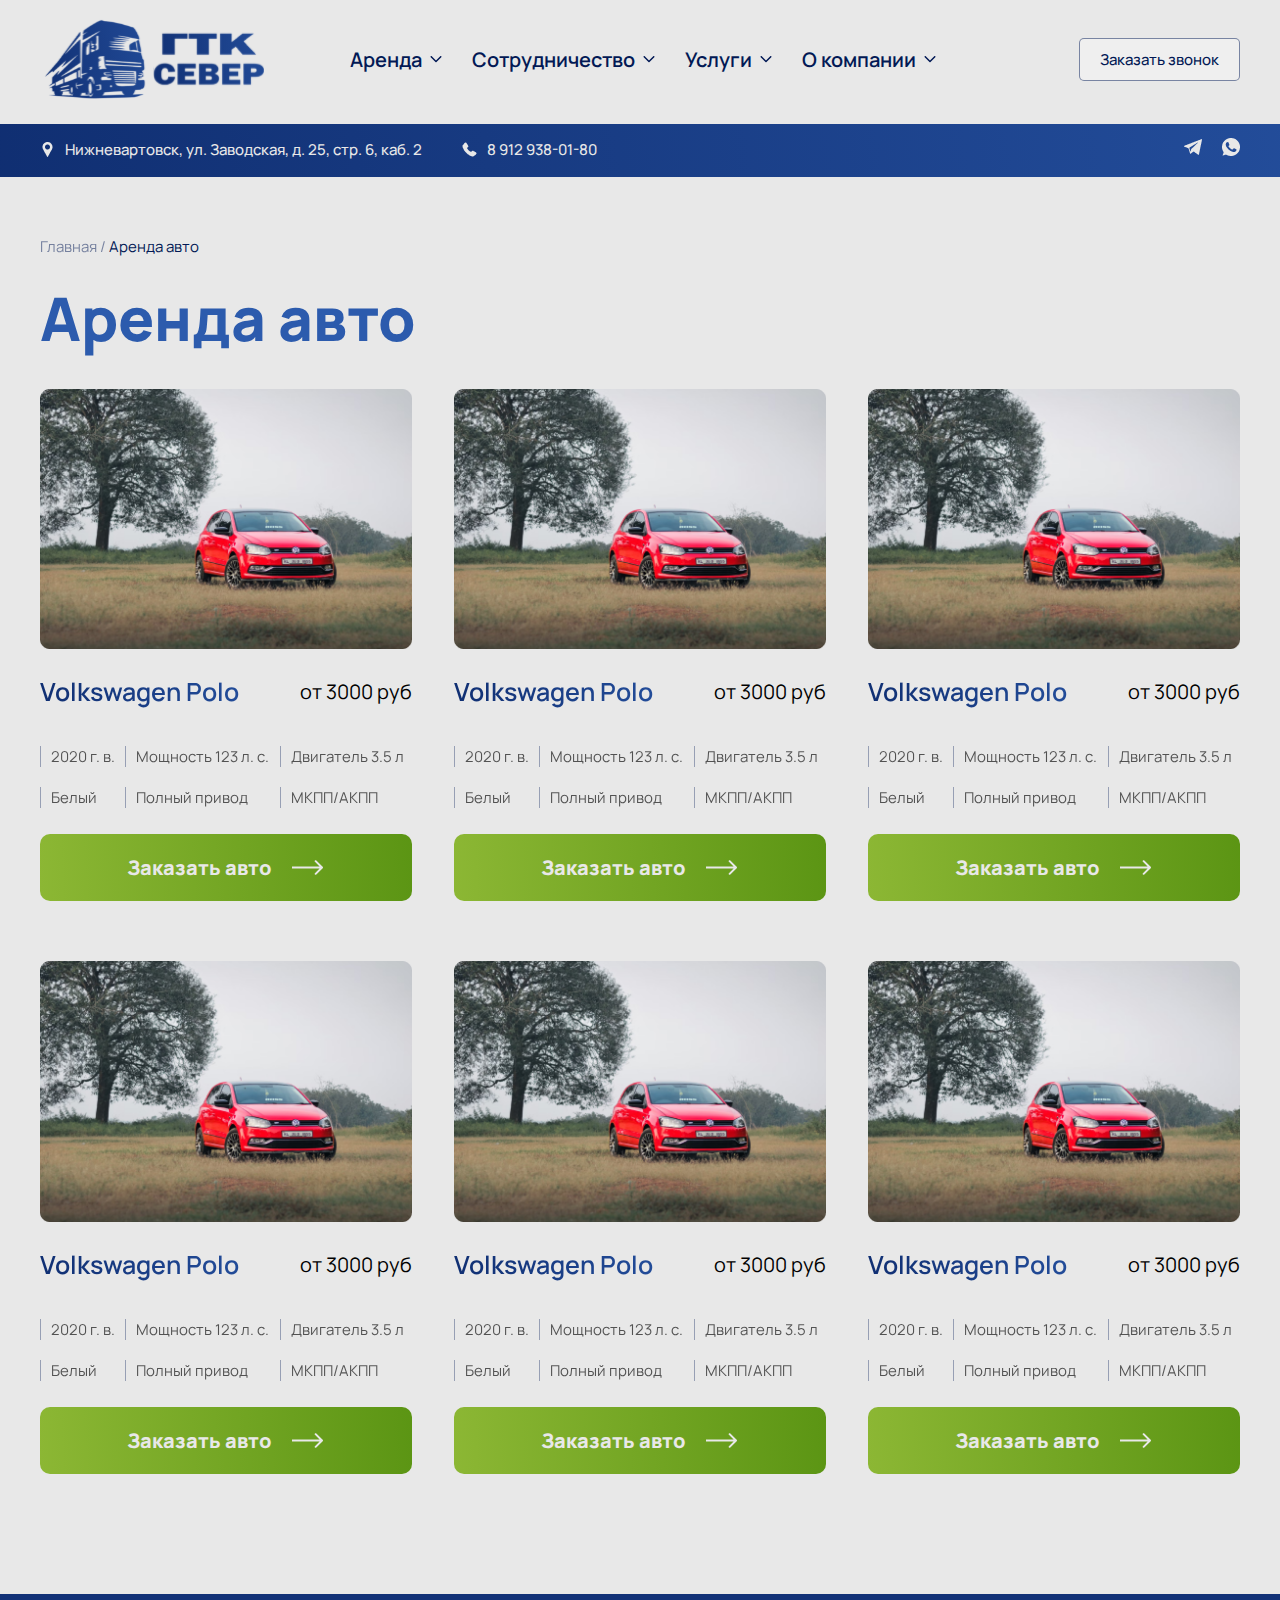
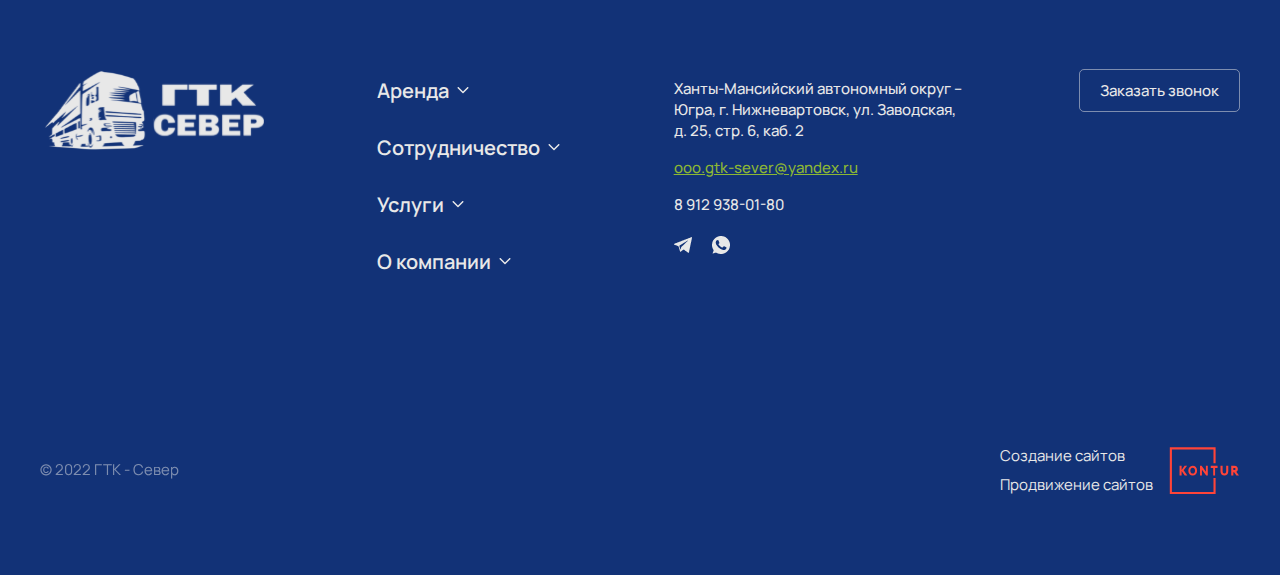
<file: rent-a-car.html>
<!DOCTYPE html>
<html lang="en">
<head>
    <meta charset="UTF-8">
    <meta name="viewport" content="width=device-width, initial-scale=1.0">
    <link rel="preconnect" href="https://fonts.googleapis.com">
    <link rel="preconnect" href="https://fonts.gstatic.com" crossorigin>
    <link href="https://fonts.googleapis.com/css2?family=Inter:wght@900&family=Manrope:wght@400;500;600;700;800&display=swap" rel="stylesheet">
    <link rel="stylesheet" href="https://cdn.jsdelivr.net/npm/swiper@11/swiper-bundle.min.css" />
    <link rel="stylesheet" href="styles/style.css">
    <title>ГТК - Север</title>
</head>
<body>
    <header class="header">
        <div class="header-top">
            <div class="container">
                <a href="index.html" class="logo">
                    <img src="./assets/icons/logo.svg" alt="logo">
                </a>
                <ul class="nav-menu">
                    <li>
                        <a href="autopark.html">
                            Аренда 
                            <svg xmlns="http://www.w3.org/2000/svg" width="12" height="8" viewBox="0 0 12 8" fill="none">
                                <path d="M5.46967 7.03033C5.76256 7.32322 6.23744 7.32322 6.53033 7.03033L11.3033 2.25736C11.5962 1.96447 11.5962 1.48959 11.3033 1.1967C11.0104 0.903806 10.5355 0.903806 10.2426 1.1967L6 5.43934L1.75736 1.1967C1.46447 0.903806 0.989593 0.903806 0.696699 1.1967C0.403806 1.48959 0.403806 1.96447 0.696699 2.25736L5.46967 7.03033ZM5.25 6L5.25 6.5L6.75 6.5L6.75 6L5.25 6Z" fill="#021955"/>
                            </svg>
                        </a>
    
                        <ul class="dropdown-menu">
                            <li><a href="rent-a-car.html">Характеристики авто</a></li>
                            <li><a href="services.html">Прайс и дополнительные услуги</a></li>
                            <li><a href="#">Условия для физ. лиц</a></li>
                            <li><a href="#">Условия для юр. лиц</a></li>
                        </ul>
                       
                    </li>
                    <li>
                        <a href="#">Сотрудничество
                            <svg xmlns="http://www.w3.org/2000/svg" width="12" height="8" viewBox="0 0 12 8" fill="none">
                                <path d="M5.46967 7.03033C5.76256 7.32322 6.23744 7.32322 6.53033 7.03033L11.3033 2.25736C11.5962 1.96447 11.5962 1.48959 11.3033 1.1967C11.0104 0.903806 10.5355 0.903806 10.2426 1.1967L6 5.43934L1.75736 1.1967C1.46447 0.903806 0.989593 0.903806 0.696699 1.1967C0.403806 1.48959 0.403806 1.96447 0.696699 2.25736L5.46967 7.03033ZM5.25 6L5.25 6.5L6.75 6.5L6.75 6L5.25 6Z" fill="#021955"/>
                            </svg>
                        </a>
                    </li>
                    <li>
                        <a href="services.html">Услуги
                            <svg xmlns="http://www.w3.org/2000/svg" width="12" height="8" viewBox="0 0 12 8" fill="none">
                                <path d="M5.46967 7.03033C5.76256 7.32322 6.23744 7.32322 6.53033 7.03033L11.3033 2.25736C11.5962 1.96447 11.5962 1.48959 11.3033 1.1967C11.0104 0.903806 10.5355 0.903806 10.2426 1.1967L6 5.43934L1.75736 1.1967C1.46447 0.903806 0.989593 0.903806 0.696699 1.1967C0.403806 1.48959 0.403806 1.96447 0.696699 2.25736L5.46967 7.03033ZM5.25 6L5.25 6.5L6.75 6.5L6.75 6L5.25 6Z" fill="#021955"/>
                            </svg>
                        </a>
                    </li>
                    <li>
                        <a href="#about-block">О компании
                            <svg xmlns="http://www.w3.org/2000/svg" width="12" height="8" viewBox="0 0 12 8" fill="none">
                                <path d="M5.46967 7.03033C5.76256 7.32322 6.23744 7.32322 6.53033 7.03033L11.3033 2.25736C11.5962 1.96447 11.5962 1.48959 11.3033 1.1967C11.0104 0.903806 10.5355 0.903806 10.2426 1.1967L6 5.43934L1.75736 1.1967C1.46447 0.903806 0.989593 0.903806 0.696699 1.1967C0.403806 1.48959 0.403806 1.96447 0.696699 2.25736L5.46967 7.03033ZM5.25 6L5.25 6.5L6.75 6.5L6.75 6L5.25 6Z" fill="#021955"/>
                            </svg>
                        </a>
                    </li>
                </ul>
                <div class="burger-menu">
                    <span></span>
                    <span></span>
                    <span></span>
                </div>
                <button class="modal-btn">Заказать звонок</button>
            </div>
        </div>

        <div class="header-bottom">
            <div class="container">
                <ul class="contact-list">
                    <li>
                        <img class="desktop-icon" src="./assets/icons/map label.png" alt="map">
                        <img class="mobile-icon" src="./assets/icons/map label.svg" alt="map">
                        <a href="#">Нижневартовск, ул. Заводская, д. 25, стр. 6, каб. 2</a>
                    </li>
                    <li>
                        <img class="desktop-icon" src="./assets/icons/phone.png" alt="phone">
                        <img class="mobile-icon" src="./assets/icons/phone.svg" alt="phone">
                        <a href="tel:+8 (912) 938-01-80">8 912 938-01-80</a>
                    </li>
                </ul>

                <ul class="social-list">
                    <li>
                        <a href="https://web.telegram.org/a/">
                            <img class="desktop-icon" src="./assets/icons/telegram.png" alt="telegram">
                            <img class="mobile-icon" src="./assets/icons/telegram.svg" alt="telegram">
                        </a>
                    </li>
                    <li>
                        <a href="https://web.whatsapp.com/">
                            <img class="desktop-icon" src="./assets/icons/whatsapp.png" alt="whatsapp">
                            <img class="mobile-icon" src="./assets/icons/whatsapp.svg" alt="whatsapp">
                        </a>
                    </li>
                </ul>
            </div>
        </div>
    </header>  
    <main class="page">
        <div class="modal-form">
            <div class="container">
                <form >
                    <div class="form-header">
                        <span>
                            <svg xmlns="http://www.w3.org/2000/svg" width="17" height="17" viewBox="0 0 17 17" fill="none">
                                <path d="M1 1L16 16" stroke="#E8E8E8" stroke-width="2" stroke-linecap="round"/>
                                <path d="M1 16L16 1" stroke="#E8E8E8" stroke-width="2" stroke-linecap="round"/>
                            </svg>
                        </span>
                        <h4>Форма обратной связи</h4>
                        <p>Для заказа авто необходимо заполнить форму ниже, менеджер свяжется с Вами
                            в ближайшее время!</p>
                    </div>
                    <div class="form-body">
                        <input type="text" placeholder="ФИО" required>
                        <input type="tel" placeholder="Телефон" required>
                        <input type="text" placeholder="Желаемое авто">
                        <select>
                            <option selected="selected">Без водителя</option>
                            <option>С водителем</option>
                        </select>
                        <button class="green-btn" type="submit">Отправить заявку 
                            <svg xmlns="http://www.w3.org/2000/svg" width="31" height="12" viewBox="0 0 31 12" fill="none">
                                <path d="M30.5303 6.53033C30.8232 6.23744 30.8232 5.76256 30.5303 5.46967L25.7574 0.696699C25.4645 0.403806 24.9896 0.403806 24.6967 0.696699C24.4038 0.989593 24.4038 1.46447 24.6967 1.75736L28.9393 6L24.6967 10.2426C24.4038 10.5355 24.4038 11.0104 24.6967 11.3033C24.9896 11.5962 25.4645 11.5962 25.7574 11.3033L30.5303 6.53033ZM0 6.75H30V5.25H0V6.75Z" fill="#E8E8E8"/>
                            </svg>
                        </button>
                    </div>
                    
                </form>
            </div>
        </div>
        <div class="breadcrumbs container">
            <a class="breadcrumb-item" href="index.html">Главная /</a>
            <a class="breadcrumb-item breadcrumb-item_active" href="rent-a-car.html">Аренда авто</a>
        </div>
        <section class="rent-a-car">
            <div class="container">
                <h2>Аренда авто</h2>
                <div class="rent-a-car_content">
                    <div class="rent-a-car_item">
                        <div class="rent-a-car_image">
                            <img src="./assets/imgs/rent-a-car.png" alt="rent-a-car_image">
                        </div>
                        <div class="rent-a-car_title">
                            <h4>Volkswagen Polo</h4>
                            <span class="rent-a-car_price">от 3000 руб</span>
                        </div>
                        <div class="rent-a-car_description">
                            <span>2020 г. в.</span>
                            <span>Мощность 123 л. с.</span>
                            <span>Двигатель 3.5 л</span>
                            <span>Белый</span>
                            <span>Полный привод</span>
                            <span>МКПП/АКПП</span>
                        </div>
                        <button class="green-btn">
                            <a href="#">
                                Заказать авто
                                <svg xmlns="http://www.w3.org/2000/svg" width="31" height="15" viewBox="0 0 31 15" fill="none">
                                    <path d="M30.7071 8.20711C31.0976 7.81658 31.0976 7.18342 30.7071 6.79289L24.3431 0.428932C23.9526 0.0384078 23.3195 0.0384078 22.9289 0.428932C22.5384 0.819457 22.5384 1.45262 22.9289 1.84315L28.5858 7.5L22.9289 13.1569C22.5384 13.5474 22.5384 14.1805 22.9289 14.5711C23.3195 14.9616 23.9526 14.9616 24.3431 14.5711L30.7071 8.20711ZM0 8.5H30V6.5H0V8.5Z" fill="#E8E8E8"/>
                                </svg>
                            </a>
                        </button>
                    </div>
                    <div class="rent-a-car_item">
                        <div class="rent-a-car_image">
                            <img src="./assets/imgs/rent-a-car.png" alt="rent-a-car_image">
                        </div>
                        <div class="rent-a-car_title">
                            <h4>Volkswagen Polo</h4>
                            <span class="rent-a-car_price">от 3000 руб</span>
                        </div>
                        <div class="rent-a-car_description">
                            <span>2020 г. в.</span>
                            <span>Мощность 123 л. с.</span>
                            <span>Двигатель 3.5 л</span>
                            <span>Белый</span>
                            <span>Полный привод</span>
                            <span>МКПП/АКПП</span>
                        </div>
                        <button class="green-btn">
                            <a href="#">
                                Заказать авто
                                <svg xmlns="http://www.w3.org/2000/svg" width="31" height="15" viewBox="0 0 31 15" fill="none">
                                    <path d="M30.7071 8.20711C31.0976 7.81658 31.0976 7.18342 30.7071 6.79289L24.3431 0.428932C23.9526 0.0384078 23.3195 0.0384078 22.9289 0.428932C22.5384 0.819457 22.5384 1.45262 22.9289 1.84315L28.5858 7.5L22.9289 13.1569C22.5384 13.5474 22.5384 14.1805 22.9289 14.5711C23.3195 14.9616 23.9526 14.9616 24.3431 14.5711L30.7071 8.20711ZM0 8.5H30V6.5H0V8.5Z" fill="#E8E8E8"/>
                                </svg>
                            </a>
                        </button>
                    </div>
                    <div class="rent-a-car_item">
                        <div class="rent-a-car_image">
                            <img src="./assets/imgs/rent-a-car.png" alt="rent-a-car_image">
                        </div>
                        <div class="rent-a-car_title">
                            <h4>Volkswagen Polo</h4>
                            <span class="rent-a-car_price">от 3000 руб</span>
                        </div>
                        <div class="rent-a-car_description">
                            <span>2020 г. в.</span>
                            <span>Мощность 123 л. с.</span>
                            <span>Двигатель 3.5 л</span>
                            <span>Белый</span>
                            <span>Полный привод</span>
                            <span>МКПП/АКПП</span>
                        </div>
                        <button class="green-btn">
                            <a href="#">
                                Заказать авто
                                <svg xmlns="http://www.w3.org/2000/svg" width="31" height="15" viewBox="0 0 31 15" fill="none">
                                    <path d="M30.7071 8.20711C31.0976 7.81658 31.0976 7.18342 30.7071 6.79289L24.3431 0.428932C23.9526 0.0384078 23.3195 0.0384078 22.9289 0.428932C22.5384 0.819457 22.5384 1.45262 22.9289 1.84315L28.5858 7.5L22.9289 13.1569C22.5384 13.5474 22.5384 14.1805 22.9289 14.5711C23.3195 14.9616 23.9526 14.9616 24.3431 14.5711L30.7071 8.20711ZM0 8.5H30V6.5H0V8.5Z" fill="#E8E8E8"/>
                                </svg>
                            </a>
                        </button>
                    </div>
                    <div class="rent-a-car_item">
                        <div class="rent-a-car_image">
                            <img src="./assets/imgs/rent-a-car.png" alt="rent-a-car_image">
                        </div>
                        <div class="rent-a-car_title">
                            <h4>Volkswagen Polo</h4>
                            <span class="rent-a-car_price">от 3000 руб</span>
                        </div>
                        <div class="rent-a-car_description">
                            <span>2020 г. в.</span>
                            <span>Мощность 123 л. с.</span>
                            <span>Двигатель 3.5 л</span>
                            <span>Белый</span>
                            <span>Полный привод</span>
                            <span>МКПП/АКПП</span>
                        </div>
                        <button class="green-btn">
                            <a href="#">
                                Заказать авто
                                <svg xmlns="http://www.w3.org/2000/svg" width="31" height="15" viewBox="0 0 31 15" fill="none">
                                    <path d="M30.7071 8.20711C31.0976 7.81658 31.0976 7.18342 30.7071 6.79289L24.3431 0.428932C23.9526 0.0384078 23.3195 0.0384078 22.9289 0.428932C22.5384 0.819457 22.5384 1.45262 22.9289 1.84315L28.5858 7.5L22.9289 13.1569C22.5384 13.5474 22.5384 14.1805 22.9289 14.5711C23.3195 14.9616 23.9526 14.9616 24.3431 14.5711L30.7071 8.20711ZM0 8.5H30V6.5H0V8.5Z" fill="#E8E8E8"/>
                                </svg>
                            </a>
                        </button>
                    </div>
                    <div class="rent-a-car_item">
                        <div class="rent-a-car_image">
                            <img src="./assets/imgs/rent-a-car.png" alt="rent-a-car_image">
                        </div>
                        <div class="rent-a-car_title">
                            <h4>Volkswagen Polo</h4>
                            <span class="rent-a-car_price">от 3000 руб</span>
                        </div>
                        <div class="rent-a-car_description">
                            <span>2020 г. в.</span>
                            <span>Мощность 123 л. с.</span>
                            <span>Двигатель 3.5 л</span>
                            <span>Белый</span>
                            <span>Полный привод</span>
                            <span>МКПП/АКПП</span>
                        </div>
                        <button class="green-btn">
                            <a href="#">
                                Заказать авто
                                <svg xmlns="http://www.w3.org/2000/svg" width="31" height="15" viewBox="0 0 31 15" fill="none">
                                    <path d="M30.7071 8.20711C31.0976 7.81658 31.0976 7.18342 30.7071 6.79289L24.3431 0.428932C23.9526 0.0384078 23.3195 0.0384078 22.9289 0.428932C22.5384 0.819457 22.5384 1.45262 22.9289 1.84315L28.5858 7.5L22.9289 13.1569C22.5384 13.5474 22.5384 14.1805 22.9289 14.5711C23.3195 14.9616 23.9526 14.9616 24.3431 14.5711L30.7071 8.20711ZM0 8.5H30V6.5H0V8.5Z" fill="#E8E8E8"/>
                                </svg>
                            </a>
                        </button>
                    </div>
                    <div class="rent-a-car_item">
                        <div class="rent-a-car_image">
                            <img src="./assets/imgs/rent-a-car.png" alt="rent-a-car_image">
                        </div>
                        <div class="rent-a-car_title">
                            <h4>Volkswagen Polo</h4>
                            <span class="rent-a-car_price">от 3000 руб</span>
                        </div>
                        <div class="rent-a-car_description">
                            <span>2020 г. в.</span>
                            <span>Мощность 123 л. с.</span>
                            <span>Двигатель 3.5 л</span>
                            <span>Белый</span>
                            <span>Полный привод</span>
                            <span>МКПП/АКПП</span>
                        </div>
                        <button class="green-btn">
                            <a href="#">
                                Заказать авто
                                <svg xmlns="http://www.w3.org/2000/svg" width="31" height="15" viewBox="0 0 31 15" fill="none">
                                    <path d="M30.7071 8.20711C31.0976 7.81658 31.0976 7.18342 30.7071 6.79289L24.3431 0.428932C23.9526 0.0384078 23.3195 0.0384078 22.9289 0.428932C22.5384 0.819457 22.5384 1.45262 22.9289 1.84315L28.5858 7.5L22.9289 13.1569C22.5384 13.5474 22.5384 14.1805 22.9289 14.5711C23.3195 14.9616 23.9526 14.9616 24.3431 14.5711L30.7071 8.20711ZM0 8.5H30V6.5H0V8.5Z" fill="#E8E8E8"/>
                                </svg>
                            </a>
                        </button>
                    </div>
                </div>
            </div>
        </section>
    </main>
    <footer class="footer">
        <div class="container">
            <div class="footer-top">
                <a href="index.html" class="logo">
                    <img src="./assets/icons/footer-logo.svg" alt="logo">
                </a>
                <ul class="nav-menu">
                    <li>
                        <a href="autopark.html">
                            Аренда 
                            <svg xmlns="http://www.w3.org/2000/svg" width="12" height="8" viewBox="0 0 12 8" fill="none">
                                <path d="M5.46967 7.03033C5.76256 7.32322 6.23744 7.32322 6.53033 7.03033L11.3033 2.25736C11.5962 1.96447 11.5962 1.48959 11.3033 1.1967C11.0104 0.903806 10.5355 0.903806 10.2426 1.1967L6 5.43934L1.75736 1.1967C1.46447 0.903806 0.989593 0.903806 0.696699 1.1967C0.403806 1.48959 0.403806 1.96447 0.696699 2.25736L5.46967 7.03033ZM5.25 6L5.25 6.5L6.75 6.5L6.75 6L5.25 6Z" fill="#021955"/>
                            </svg>
                        </a>
    
                        <ul class="dropdown-menu">
                            <li><a href="rent-a-car.html">Характеристики авто</a></li>
                            <li><a href="services.html">Прайс и дополнительные услуги</a></li>
                            <li><a href="#">Условия для физ. лиц</a></li>
                            <li><a href="#">Условия для юр. лиц</a></li>
                        </ul>
                       
                    </li>
                    <li>
                        <a href="#">Сотрудничество
                            <svg xmlns="http://www.w3.org/2000/svg" width="12" height="8" viewBox="0 0 12 8" fill="none">
                                <path d="M5.46967 7.03033C5.76256 7.32322 6.23744 7.32322 6.53033 7.03033L11.3033 2.25736C11.5962 1.96447 11.5962 1.48959 11.3033 1.1967C11.0104 0.903806 10.5355 0.903806 10.2426 1.1967L6 5.43934L1.75736 1.1967C1.46447 0.903806 0.989593 0.903806 0.696699 1.1967C0.403806 1.48959 0.403806 1.96447 0.696699 2.25736L5.46967 7.03033ZM5.25 6L5.25 6.5L6.75 6.5L6.75 6L5.25 6Z" fill="#021955"/>
                            </svg>
                        </a>
                    </li>
                    <li>
                        <a href="services.html">Услуги
                            <svg xmlns="http://www.w3.org/2000/svg" width="12" height="8" viewBox="0 0 12 8" fill="none">
                                <path d="M5.46967 7.03033C5.76256 7.32322 6.23744 7.32322 6.53033 7.03033L11.3033 2.25736C11.5962 1.96447 11.5962 1.48959 11.3033 1.1967C11.0104 0.903806 10.5355 0.903806 10.2426 1.1967L6 5.43934L1.75736 1.1967C1.46447 0.903806 0.989593 0.903806 0.696699 1.1967C0.403806 1.48959 0.403806 1.96447 0.696699 2.25736L5.46967 7.03033ZM5.25 6L5.25 6.5L6.75 6.5L6.75 6L5.25 6Z" fill="#021955"/>
                            </svg>
                        </a>
                    </li>
                    <li>
                        <a href="#about-block">О компании
                            <svg xmlns="http://www.w3.org/2000/svg" width="12" height="8" viewBox="0 0 12 8" fill="none">
                                <path d="M5.46967 7.03033C5.76256 7.32322 6.23744 7.32322 6.53033 7.03033L11.3033 2.25736C11.5962 1.96447 11.5962 1.48959 11.3033 1.1967C11.0104 0.903806 10.5355 0.903806 10.2426 1.1967L6 5.43934L1.75736 1.1967C1.46447 0.903806 0.989593 0.903806 0.696699 1.1967C0.403806 1.48959 0.403806 1.96447 0.696699 2.25736L5.46967 7.03033ZM5.25 6L5.25 6.5L6.75 6.5L6.75 6L5.25 6Z" fill="#021955"/>
                            </svg>
                        </a>
                    </li>
                </ul>
                <div class="contacts">
                    <ul class="contact-list">
                        <li>
                            <a href="#">Ханты-Мансийский автономный округ – Югра, г. Нижневартовск, ул. Заводская, д. 25, стр. 6, каб. 2</a>
                        </li>
                        <li>
                            <a href="mailto:ooo.gtk-sever@yandex.ru" class="mail-link">ooo.gtk-sever@yandex.ru</a>
                        </li>
                        <li>
                            <a href="tel:+8 (912) 938-01-80">8 912 938-01-80</a>
                        </li>
                    </ul>
    
                    <ul class="social-list">
                        <li>
                            <a href="https://web.telegram.org/a/">
                                <img src="./assets/icons/telegram.png" alt="telegram">
                            </a>
                        </li>
                        <li>
                            <a href="https://web.whatsapp.com/">
                                <img src="./assets/icons/whatsapp.png" alt="whatsapp">
                            </a>
                        </li>
                    </ul>
                </div>
                <button class="modal-btn">Заказать звонок</button>
            </div>
            <div class="footer-bottom">
                <div class="copyright">
                    <span>© 2022 ГТК - Север</span>
                </div>
                <div class="developed">
                    <span>Создание сайтов <a href="https://webdev.pro">Продвижение сайтов</a></span>
                    <svg xmlns="http://www.w3.org/2000/svg" width="72" height="48" viewBox="0 0 72 48" fill="none">
                        <g clip-path="url(#clip0_106_63)">
                          <path d="M65.3495 21.9375V24.0971H66.1262C66.9456 24.0971 67.5878 23.7893 67.5878 22.9684C67.5878 22.425 67.3228 21.9351 66.2901 21.9351C65.9668 21.9351 65.7917 21.9236 65.3495 21.9375ZM63.2031 29.5663V19.8198C63.7262 19.8198 66.1262 19.8198 66.3956 19.8198C68.9573 19.8198 69.8687 21.1422 69.8687 22.9404C69.8687 24.7502 68.7956 25.4895 68.286 25.7555L71.0002 29.5663H68.3982L66.1397 26.1868H65.3495V29.5663H63.2031Z" fill="#FF4438"/>
                          <path d="M60.2796 25.3729C60.2796 28.3535 58.486 29.5663 56.507 29.5663C54.1325 29.5663 52.4824 28.1319 52.4824 25.275V19.8198H54.5942V24.8016C54.5942 26.3198 55.0293 27.4766 56.507 27.4766C57.7859 27.4766 58.168 26.4877 58.168 24.9274V19.8198H60.2796V25.3729Z" fill="#FF4438"/>
                          <path d="M47.609 48.0844H1.80078V1.30151H47.609V17.308H45.4854V3.47027H3.92213V45.9156H45.4854V31.9733H47.609V48.0844Z" fill="#FF4438"/>
                          <path d="M38.1745 29.5663L33.9325 23.7175V29.5663H32.0137V19.8198H33.6502L37.8943 25.6943L37.89 19.8198H39.8066L39.8109 29.5663H38.1745Z" fill="#FF4438"/>
                          <path d="M42.7363 19.8198H49.5589V21.9081H47.0877V29.5663H45.2055V21.9081H42.7363V19.8198Z" fill="#FF4438"/>
                          <path d="M11.5469 19.8198H13.6197V24.0661L16.5859 19.8198H19.0729L15.6667 24.3179L19.344 29.5663H16.7161L13.6197 24.9285V29.5663H11.5469V19.8198Z" fill="#FF4438"/>
                          <path d="M24.7033 27.5477C26.2714 27.5477 27.0849 26.2819 27.0849 24.6931C27.0849 22.9695 26.0355 21.8384 24.7033 21.8384C23.3366 21.8384 22.3237 22.9695 22.3237 24.6931C22.3237 26.3074 23.3834 27.5477 24.7033 27.5477ZM24.7033 19.8198C27.215 19.8198 29.0901 21.6897 29.0901 24.6931C29.0901 27.5477 27.215 29.5663 24.7033 29.5663C22.1936 29.5663 20.3184 27.6941 20.3184 24.6931C20.3184 21.9592 22.0757 19.8198 24.7033 19.8198Z" fill="#FF4438"/>
                        </g>
                        <defs>
                          <clipPath id="clip0_106_63">
                            <rect width="72" height="48" fill="white"/>
                          </clipPath>
                        </defs>
                      </svg>
                </div>
            </div>
        </div>
    </footer> 

    <script src="https://cdn.jsdelivr.net/npm/swiper@11/swiper-bundle.min.js"></script>
    <script src="script.js"></script>
</body>
</html>
</file>
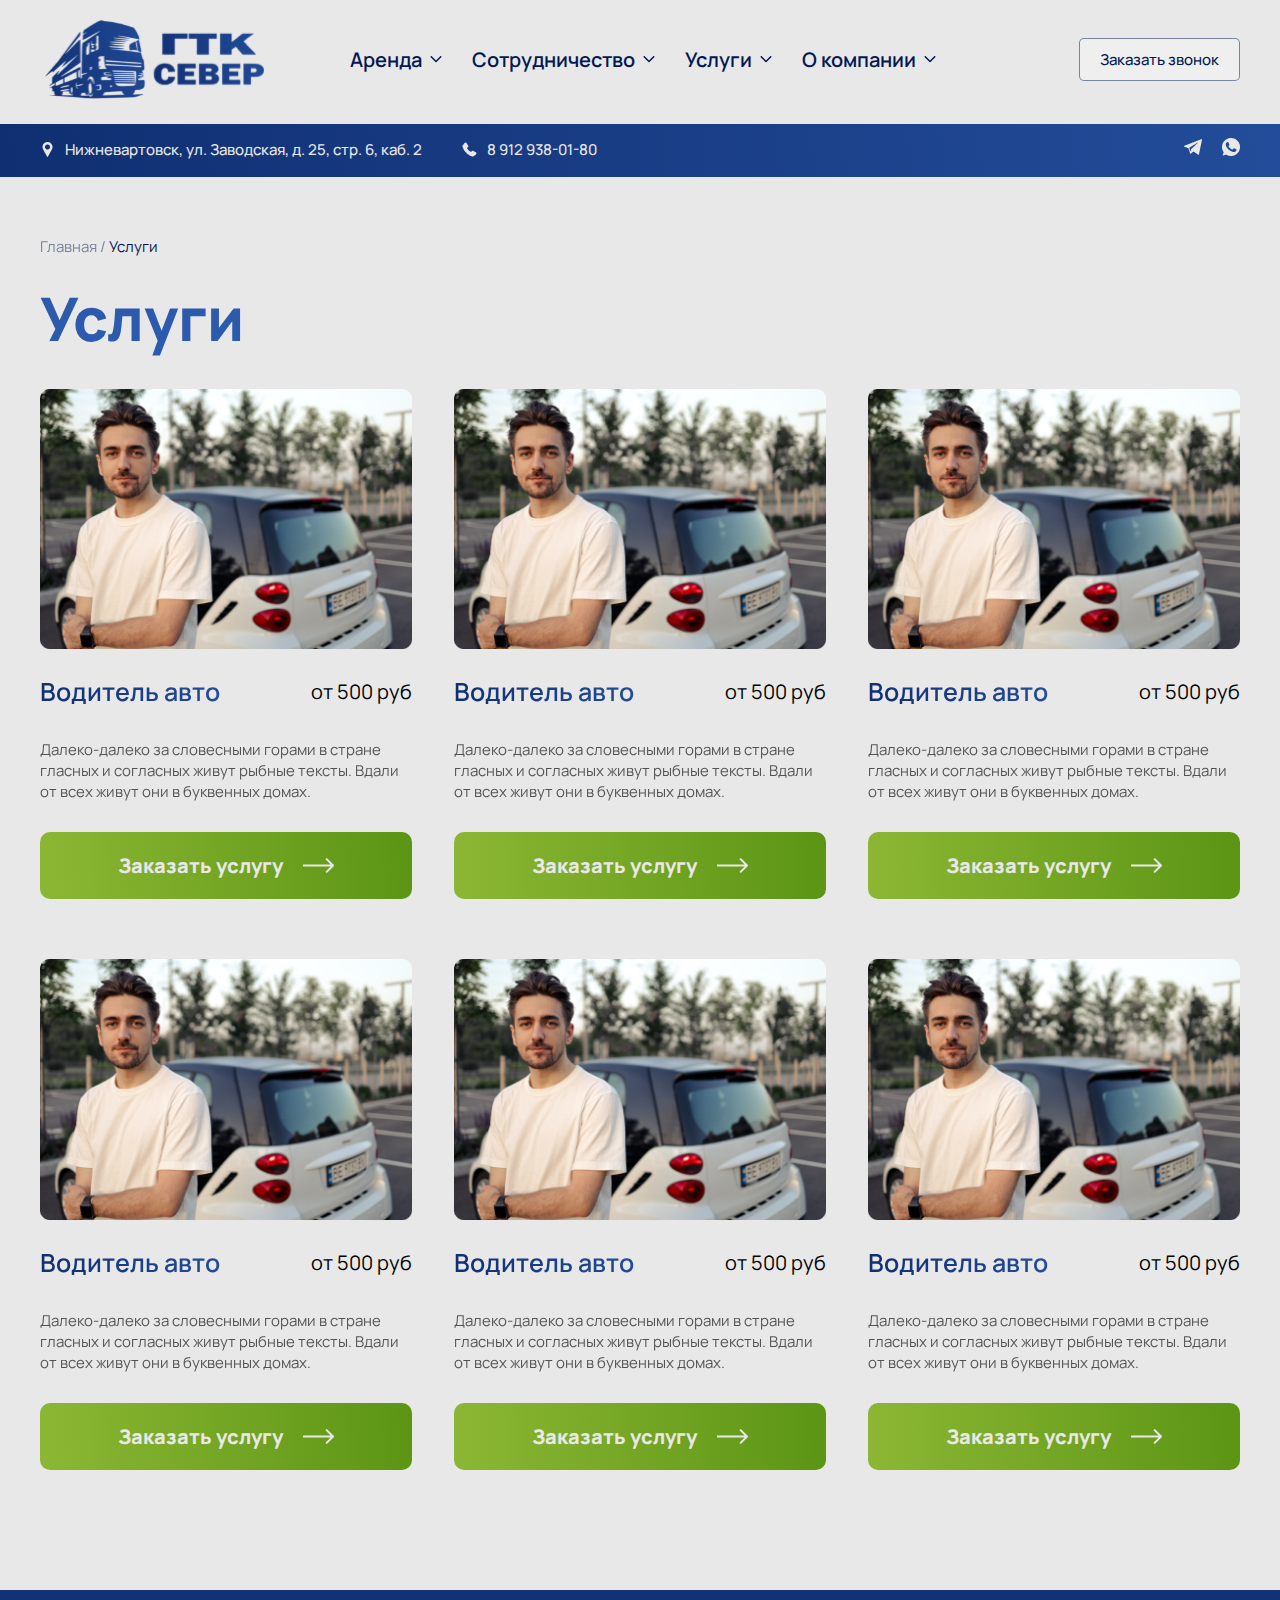
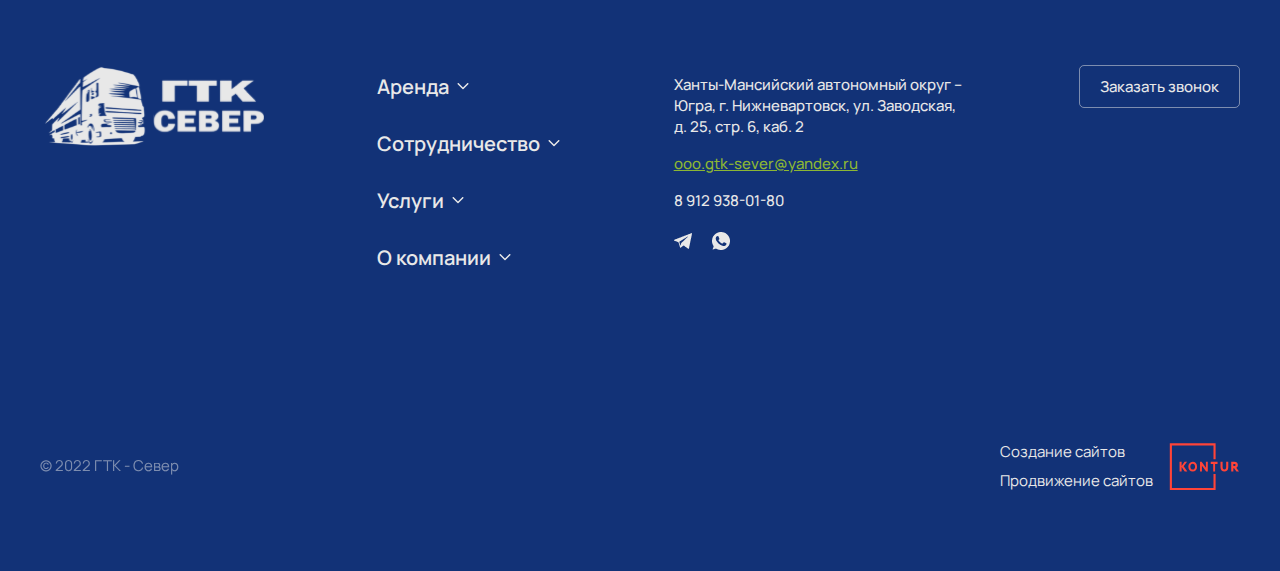
<file: services.html>
<!DOCTYPE html>
<html lang="en">
<head>
    <meta charset="UTF-8">
    <meta name="viewport" content="width=device-width, initial-scale=1.0">
    <link rel="preconnect" href="https://fonts.googleapis.com">
    <link rel="preconnect" href="https://fonts.gstatic.com" crossorigin>
    <link href="https://fonts.googleapis.com/css2?family=Inter:wght@900&family=Manrope:wght@400;500;600;700;800&display=swap" rel="stylesheet">
    <link rel="stylesheet" href="https://cdn.jsdelivr.net/npm/swiper@11/swiper-bundle.min.css" />
    <link rel="stylesheet" href="styles/style.css">
    <title>ГТК - Север</title>
</head>
<body>
    <header class="header">
        <div class="header-top">
            <div class="container">
                <a href="index.html" class="logo">
                    <img src="./assets/icons/logo.svg" alt="logo">
                </a>
                <ul class="nav-menu">
                    <li>
                        <a href="autopark.html">
                            Аренда 
                            <svg xmlns="http://www.w3.org/2000/svg" width="12" height="8" viewBox="0 0 12 8" fill="none">
                                <path d="M5.46967 7.03033C5.76256 7.32322 6.23744 7.32322 6.53033 7.03033L11.3033 2.25736C11.5962 1.96447 11.5962 1.48959 11.3033 1.1967C11.0104 0.903806 10.5355 0.903806 10.2426 1.1967L6 5.43934L1.75736 1.1967C1.46447 0.903806 0.989593 0.903806 0.696699 1.1967C0.403806 1.48959 0.403806 1.96447 0.696699 2.25736L5.46967 7.03033ZM5.25 6L5.25 6.5L6.75 6.5L6.75 6L5.25 6Z" fill="#021955"/>
                            </svg>
                        </a>
    
                        <ul class="dropdown-menu">
                            <li><a href="rent-a-car.html">Характеристики авто</a></li>
                            <li><a href="services.html">Прайс и дополнительные услуги</a></li>
                            <li><a href="#">Условия для физ. лиц</a></li>
                            <li><a href="#">Условия для юр. лиц</a></li>
                        </ul>
                       
                    </li>
                    <li>
                        <a href="#">Сотрудничество
                            <svg xmlns="http://www.w3.org/2000/svg" width="12" height="8" viewBox="0 0 12 8" fill="none">
                                <path d="M5.46967 7.03033C5.76256 7.32322 6.23744 7.32322 6.53033 7.03033L11.3033 2.25736C11.5962 1.96447 11.5962 1.48959 11.3033 1.1967C11.0104 0.903806 10.5355 0.903806 10.2426 1.1967L6 5.43934L1.75736 1.1967C1.46447 0.903806 0.989593 0.903806 0.696699 1.1967C0.403806 1.48959 0.403806 1.96447 0.696699 2.25736L5.46967 7.03033ZM5.25 6L5.25 6.5L6.75 6.5L6.75 6L5.25 6Z" fill="#021955"/>
                            </svg>
                        </a>
                    </li>
                    <li>
                        <a href="services.html">Услуги
                            <svg xmlns="http://www.w3.org/2000/svg" width="12" height="8" viewBox="0 0 12 8" fill="none">
                                <path d="M5.46967 7.03033C5.76256 7.32322 6.23744 7.32322 6.53033 7.03033L11.3033 2.25736C11.5962 1.96447 11.5962 1.48959 11.3033 1.1967C11.0104 0.903806 10.5355 0.903806 10.2426 1.1967L6 5.43934L1.75736 1.1967C1.46447 0.903806 0.989593 0.903806 0.696699 1.1967C0.403806 1.48959 0.403806 1.96447 0.696699 2.25736L5.46967 7.03033ZM5.25 6L5.25 6.5L6.75 6.5L6.75 6L5.25 6Z" fill="#021955"/>
                            </svg>
                        </a>
                    </li>
                    <li>
                        <a href="#about-block">О компании
                            <svg xmlns="http://www.w3.org/2000/svg" width="12" height="8" viewBox="0 0 12 8" fill="none">
                                <path d="M5.46967 7.03033C5.76256 7.32322 6.23744 7.32322 6.53033 7.03033L11.3033 2.25736C11.5962 1.96447 11.5962 1.48959 11.3033 1.1967C11.0104 0.903806 10.5355 0.903806 10.2426 1.1967L6 5.43934L1.75736 1.1967C1.46447 0.903806 0.989593 0.903806 0.696699 1.1967C0.403806 1.48959 0.403806 1.96447 0.696699 2.25736L5.46967 7.03033ZM5.25 6L5.25 6.5L6.75 6.5L6.75 6L5.25 6Z" fill="#021955"/>
                            </svg>
                        </a>
                    </li>
                </ul>
                <div class="burger-menu">
                    <span></span>
                    <span></span>
                    <span></span>
                </div>
                <button class="modal-btn">Заказать звонок</button>
            </div>
        </div>

        <div class="header-bottom">
            <div class="container">
                <ul class="contact-list">
                    <li>
                        <img class="desktop-icon" src="./assets/icons/map label.png" alt="map">
                        <img class="mobile-icon" src="./assets/icons/map label.svg" alt="map">
                        <a href="#">Нижневартовск, ул. Заводская, д. 25, стр. 6, каб. 2</a>
                    </li>
                    <li>
                        <img class="desktop-icon" src="./assets/icons/phone.png" alt="phone">
                        <img class="mobile-icon" src="./assets/icons/phone.svg" alt="phone">
                        <a href="tel:+8 (912) 938-01-80">8 912 938-01-80</a>
                    </li>
                </ul>

                <ul class="social-list">
                    <li>
                        <a href="https://web.telegram.org/a/">
                            <img class="desktop-icon" src="./assets/icons/telegram.png" alt="telegram">
                            <img class="mobile-icon" src="./assets/icons/telegram.svg" alt="telegram">
                        </a>
                    </li>
                    <li>
                        <a href="https://web.whatsapp.com/">
                            <img class="desktop-icon" src="./assets/icons/whatsapp.png" alt="whatsapp">
                            <img class="mobile-icon" src="./assets/icons/whatsapp.svg" alt="whatsapp">
                        </a>
                    </li>
                </ul>
            </div>
        </div>
    </header>  
    <main class="page">
        <div class="modal-form">
            <div class="container">
                <form >
                    <div class="form-header">
                        <span>
                            <svg xmlns="http://www.w3.org/2000/svg" width="17" height="17" viewBox="0 0 17 17" fill="none">
                                <path d="M1 1L16 16" stroke="#E8E8E8" stroke-width="2" stroke-linecap="round"/>
                                <path d="M1 16L16 1" stroke="#E8E8E8" stroke-width="2" stroke-linecap="round"/>
                            </svg>
                        </span>
                        <h4>Форма обратной связи</h4>
                        <p>Для заказа авто необходимо заполнить форму ниже, менеджер свяжется с Вами
                            в ближайшее время!</p>
                    </div>
                    <div class="form-body">
                        <input type="text" placeholder="ФИО" required>
                        <input type="tel" placeholder="Телефон" required>
                        <input type="text" placeholder="Желаемое авто">
                        <select>
                            <option selected="selected">Без водителя</option>
                            <option>С водителем</option>
                        </select>
                        <button class="green-btn" type="submit">Отправить заявку 
                            <svg xmlns="http://www.w3.org/2000/svg" width="31" height="12" viewBox="0 0 31 12" fill="none">
                                <path d="M30.5303 6.53033C30.8232 6.23744 30.8232 5.76256 30.5303 5.46967L25.7574 0.696699C25.4645 0.403806 24.9896 0.403806 24.6967 0.696699C24.4038 0.989593 24.4038 1.46447 24.6967 1.75736L28.9393 6L24.6967 10.2426C24.4038 10.5355 24.4038 11.0104 24.6967 11.3033C24.9896 11.5962 25.4645 11.5962 25.7574 11.3033L30.5303 6.53033ZM0 6.75H30V5.25H0V6.75Z" fill="#E8E8E8"/>
                            </svg>
                        </button>
                    </div>
                    
                </form>
            </div>
        </div>
        <div class="breadcrumbs container">
            <a class="breadcrumb-item" href="index.html">Главная /</a>
            <a class="breadcrumb-item breadcrumb-item_active" href="services.html">Услуги</a>
        </div>
        <section class="services">
            <div class="container">
                <h2>Услуги</h2>
                <div class="services-content">
                    <div class="service-item">
                        <div class="service-img">
                            <img src="./assets/imgs/service-img.png" alt="service image">
                        </div>
                        <div class="service-title">
                            <h4>Водитель авто</h4>
                            <span class="service-price">от 500 руб</span>
                        </div>
                        <p class="service-description">Далеко-далеко за словесными горами в стране гласных и согласных живут рыбные тексты. Вдали 
                            от всех живут они в буквенных домах.</p>
                        <button class="green-btn">
                            <a href="autopark.html">
                                Заказать услугу
                                <svg xmlns="http://www.w3.org/2000/svg" width="31" height="15" viewBox="0 0 31 15" fill="none">
                                    <path d="M30.7071 8.20711C31.0976 7.81658 31.0976 7.18342 30.7071 6.79289L24.3431 0.428932C23.9526 0.0384078 23.3195 0.0384078 22.9289 0.428932C22.5384 0.819457 22.5384 1.45262 22.9289 1.84315L28.5858 7.5L22.9289 13.1569C22.5384 13.5474 22.5384 14.1805 22.9289 14.5711C23.3195 14.9616 23.9526 14.9616 24.3431 14.5711L30.7071 8.20711ZM0 8.5H30V6.5H0V8.5Z" fill="#E8E8E8"/>
                                </svg>
                            </a>
                        </button>
                    </div>
                    <div class="service-item">
                        <div class="service-img">
                            <img src="./assets/imgs/service-img.png" alt="service image">
                        </div>
                        <div class="service-title">
                            <h4>Водитель авто</h4>
                            <span class="service-price">от 500 руб</span>
                        </div>
                        <p class="service-description">Далеко-далеко за словесными горами в стране гласных и согласных живут рыбные тексты. Вдали 
                            от всех живут они в буквенных домах.</p>
                        <button class="green-btn">
                            <a href="autopark.html">
                                Заказать услугу
                                <svg xmlns="http://www.w3.org/2000/svg" width="31" height="15" viewBox="0 0 31 15" fill="none">
                                    <path d="M30.7071 8.20711C31.0976 7.81658 31.0976 7.18342 30.7071 6.79289L24.3431 0.428932C23.9526 0.0384078 23.3195 0.0384078 22.9289 0.428932C22.5384 0.819457 22.5384 1.45262 22.9289 1.84315L28.5858 7.5L22.9289 13.1569C22.5384 13.5474 22.5384 14.1805 22.9289 14.5711C23.3195 14.9616 23.9526 14.9616 24.3431 14.5711L30.7071 8.20711ZM0 8.5H30V6.5H0V8.5Z" fill="#E8E8E8"/>
                                </svg>
                            </a>
                        </button>
                    </div>
                    <div class="service-item">
                        <div class="service-img">
                            <img src="./assets/imgs/service-img.png" alt="service image">
                        </div>
                        <div class="service-title">
                            <h4>Водитель авто</h4>
                            <span class="service-price">от 500 руб</span>
                        </div>
                        <p class="service-description">Далеко-далеко за словесными горами в стране гласных и согласных живут рыбные тексты. Вдали 
                            от всех живут они в буквенных домах.</p>
                        <button class="green-btn">
                            <a href="autopark.html">
                                Заказать услугу
                                <svg xmlns="http://www.w3.org/2000/svg" width="31" height="15" viewBox="0 0 31 15" fill="none">
                                    <path d="M30.7071 8.20711C31.0976 7.81658 31.0976 7.18342 30.7071 6.79289L24.3431 0.428932C23.9526 0.0384078 23.3195 0.0384078 22.9289 0.428932C22.5384 0.819457 22.5384 1.45262 22.9289 1.84315L28.5858 7.5L22.9289 13.1569C22.5384 13.5474 22.5384 14.1805 22.9289 14.5711C23.3195 14.9616 23.9526 14.9616 24.3431 14.5711L30.7071 8.20711ZM0 8.5H30V6.5H0V8.5Z" fill="#E8E8E8"/>
                                </svg>
                            </a>
                        </button>
                    </div>
                    <div class="service-item">
                        <div class="service-img">
                            <img src="./assets/imgs/service-img.png" alt="service image">
                        </div>
                        <div class="service-title">
                            <h4>Водитель авто</h4>
                            <span class="service-price">от 500 руб</span>
                        </div>
                        <p class="service-description">Далеко-далеко за словесными горами в стране гласных и согласных живут рыбные тексты. Вдали 
                            от всех живут они в буквенных домах.</p>
                        <button class="green-btn">
                            <a href="autopark.html">
                                Заказать услугу
                                <svg xmlns="http://www.w3.org/2000/svg" width="31" height="15" viewBox="0 0 31 15" fill="none">
                                    <path d="M30.7071 8.20711C31.0976 7.81658 31.0976 7.18342 30.7071 6.79289L24.3431 0.428932C23.9526 0.0384078 23.3195 0.0384078 22.9289 0.428932C22.5384 0.819457 22.5384 1.45262 22.9289 1.84315L28.5858 7.5L22.9289 13.1569C22.5384 13.5474 22.5384 14.1805 22.9289 14.5711C23.3195 14.9616 23.9526 14.9616 24.3431 14.5711L30.7071 8.20711ZM0 8.5H30V6.5H0V8.5Z" fill="#E8E8E8"/>
                                </svg>
                            </a>
                        </button>
                    </div>
                    <div class="service-item">
                        <div class="service-img">
                            <img src="./assets/imgs/service-img.png" alt="service image">
                        </div>
                        <div class="service-title">
                            <h4>Водитель авто</h4>
                            <span class="service-price">от 500 руб</span>
                        </div>
                        <p class="service-description">Далеко-далеко за словесными горами в стране гласных и согласных живут рыбные тексты. Вдали 
                            от всех живут они в буквенных домах.</p>
                        <button class="green-btn">
                            <a href="autopark.html">
                                Заказать услугу
                                <svg xmlns="http://www.w3.org/2000/svg" width="31" height="15" viewBox="0 0 31 15" fill="none">
                                    <path d="M30.7071 8.20711C31.0976 7.81658 31.0976 7.18342 30.7071 6.79289L24.3431 0.428932C23.9526 0.0384078 23.3195 0.0384078 22.9289 0.428932C22.5384 0.819457 22.5384 1.45262 22.9289 1.84315L28.5858 7.5L22.9289 13.1569C22.5384 13.5474 22.5384 14.1805 22.9289 14.5711C23.3195 14.9616 23.9526 14.9616 24.3431 14.5711L30.7071 8.20711ZM0 8.5H30V6.5H0V8.5Z" fill="#E8E8E8"/>
                                </svg>
                            </a>
                        </button>
                    </div>
                    <div class="service-item">
                        <div class="service-img">
                            <img src="./assets/imgs/service-img.png" alt="service image">
                        </div>
                        <div class="service-title">
                            <h4>Водитель авто</h4>
                            <span class="service-price">от 500 руб</span>
                        </div>
                        <p class="service-description">Далеко-далеко за словесными горами в стране гласных и согласных живут рыбные тексты. Вдали 
                            от всех живут они в буквенных домах.</p>
                        <button class="green-btn">
                            <a href="autopark.html">
                                Заказать услугу
                                <svg xmlns="http://www.w3.org/2000/svg" width="31" height="15" viewBox="0 0 31 15" fill="none">
                                    <path d="M30.7071 8.20711C31.0976 7.81658 31.0976 7.18342 30.7071 6.79289L24.3431 0.428932C23.9526 0.0384078 23.3195 0.0384078 22.9289 0.428932C22.5384 0.819457 22.5384 1.45262 22.9289 1.84315L28.5858 7.5L22.9289 13.1569C22.5384 13.5474 22.5384 14.1805 22.9289 14.5711C23.3195 14.9616 23.9526 14.9616 24.3431 14.5711L30.7071 8.20711ZM0 8.5H30V6.5H0V8.5Z" fill="#E8E8E8"/>
                                </svg>
                            </a>
                        </button>
                    </div>                
                </div>
            </div>
        </section>
    </main>
    <footer class="footer">
        <div class="container">
            <div class="footer-top">
                <a href="index.html" class="logo">
                    <img src="./assets/icons/footer-logo.svg" alt="logo">
                </a>
                <ul class="nav-menu">
                    <li>
                        <a href="autopark.html">
                            Аренда 
                            <svg xmlns="http://www.w3.org/2000/svg" width="12" height="8" viewBox="0 0 12 8" fill="none">
                                <path d="M5.46967 7.03033C5.76256 7.32322 6.23744 7.32322 6.53033 7.03033L11.3033 2.25736C11.5962 1.96447 11.5962 1.48959 11.3033 1.1967C11.0104 0.903806 10.5355 0.903806 10.2426 1.1967L6 5.43934L1.75736 1.1967C1.46447 0.903806 0.989593 0.903806 0.696699 1.1967C0.403806 1.48959 0.403806 1.96447 0.696699 2.25736L5.46967 7.03033ZM5.25 6L5.25 6.5L6.75 6.5L6.75 6L5.25 6Z" fill="#021955"/>
                            </svg>
                        </a>
    
                        <ul class="dropdown-menu">
                            <li><a href="rent-a-car.html">Характеристики авто</a></li>
                            <li><a href="services.html">Прайс и дополнительные услуги</a></li>
                            <li><a href="#">Условия для физ. лиц</a></li>
                            <li><a href="#">Условия для юр. лиц</a></li>
                        </ul>
                       
                    </li>
                    <li>
                        <a href="#">Сотрудничество
                            <svg xmlns="http://www.w3.org/2000/svg" width="12" height="8" viewBox="0 0 12 8" fill="none">
                                <path d="M5.46967 7.03033C5.76256 7.32322 6.23744 7.32322 6.53033 7.03033L11.3033 2.25736C11.5962 1.96447 11.5962 1.48959 11.3033 1.1967C11.0104 0.903806 10.5355 0.903806 10.2426 1.1967L6 5.43934L1.75736 1.1967C1.46447 0.903806 0.989593 0.903806 0.696699 1.1967C0.403806 1.48959 0.403806 1.96447 0.696699 2.25736L5.46967 7.03033ZM5.25 6L5.25 6.5L6.75 6.5L6.75 6L5.25 6Z" fill="#021955"/>
                            </svg>
                        </a>
                    </li>
                    <li>
                        <a href="services.html">Услуги
                            <svg xmlns="http://www.w3.org/2000/svg" width="12" height="8" viewBox="0 0 12 8" fill="none">
                                <path d="M5.46967 7.03033C5.76256 7.32322 6.23744 7.32322 6.53033 7.03033L11.3033 2.25736C11.5962 1.96447 11.5962 1.48959 11.3033 1.1967C11.0104 0.903806 10.5355 0.903806 10.2426 1.1967L6 5.43934L1.75736 1.1967C1.46447 0.903806 0.989593 0.903806 0.696699 1.1967C0.403806 1.48959 0.403806 1.96447 0.696699 2.25736L5.46967 7.03033ZM5.25 6L5.25 6.5L6.75 6.5L6.75 6L5.25 6Z" fill="#021955"/>
                            </svg>
                        </a>
                    </li>
                    <li>
                        <a href="#about-block">О компании
                            <svg xmlns="http://www.w3.org/2000/svg" width="12" height="8" viewBox="0 0 12 8" fill="none">
                                <path d="M5.46967 7.03033C5.76256 7.32322 6.23744 7.32322 6.53033 7.03033L11.3033 2.25736C11.5962 1.96447 11.5962 1.48959 11.3033 1.1967C11.0104 0.903806 10.5355 0.903806 10.2426 1.1967L6 5.43934L1.75736 1.1967C1.46447 0.903806 0.989593 0.903806 0.696699 1.1967C0.403806 1.48959 0.403806 1.96447 0.696699 2.25736L5.46967 7.03033ZM5.25 6L5.25 6.5L6.75 6.5L6.75 6L5.25 6Z" fill="#021955"/>
                            </svg>
                        </a>
                    </li>
                </ul>
                <div class="contacts">
                    <ul class="contact-list">
                        <li>
                            <a href="#">Ханты-Мансийский автономный округ – Югра, г. Нижневартовск, ул. Заводская, д. 25, стр. 6, каб. 2</a>
                        </li>
                        <li>
                            <a href="mailto:ooo.gtk-sever@yandex.ru" class="mail-link">ooo.gtk-sever@yandex.ru</a>
                        </li>
                        <li>
                            <a href="tel:+8 (912) 938-01-80">8 912 938-01-80</a>
                        </li>
                    </ul>
    
                    <ul class="social-list">
                        <li>
                            <a href="https://web.telegram.org/a/">
                                <img src="./assets/icons/telegram.png" alt="telegram">
                            </a>
                        </li>
                        <li>
                            <a href="https://web.whatsapp.com/">
                                <img src="./assets/icons/whatsapp.png" alt="whatsapp">
                            </a>
                        </li>
                    </ul>
                </div>
                <button class="modal-btn">Заказать звонок</button>
            </div>
            <div class="footer-bottom">
                <div class="copyright">
                    <span>© 2022 ГТК - Север</span>
                </div>
                <div class="developed">
                    <span>Создание сайтов <a href="https://webdev.pro">Продвижение сайтов</a></span>
                    <svg xmlns="http://www.w3.org/2000/svg" width="72" height="48" viewBox="0 0 72 48" fill="none">
                        <g clip-path="url(#clip0_106_63)">
                          <path d="M65.3495 21.9375V24.0971H66.1262C66.9456 24.0971 67.5878 23.7893 67.5878 22.9684C67.5878 22.425 67.3228 21.9351 66.2901 21.9351C65.9668 21.9351 65.7917 21.9236 65.3495 21.9375ZM63.2031 29.5663V19.8198C63.7262 19.8198 66.1262 19.8198 66.3956 19.8198C68.9573 19.8198 69.8687 21.1422 69.8687 22.9404C69.8687 24.7502 68.7956 25.4895 68.286 25.7555L71.0002 29.5663H68.3982L66.1397 26.1868H65.3495V29.5663H63.2031Z" fill="#FF4438"/>
                          <path d="M60.2796 25.3729C60.2796 28.3535 58.486 29.5663 56.507 29.5663C54.1325 29.5663 52.4824 28.1319 52.4824 25.275V19.8198H54.5942V24.8016C54.5942 26.3198 55.0293 27.4766 56.507 27.4766C57.7859 27.4766 58.168 26.4877 58.168 24.9274V19.8198H60.2796V25.3729Z" fill="#FF4438"/>
                          <path d="M47.609 48.0844H1.80078V1.30151H47.609V17.308H45.4854V3.47027H3.92213V45.9156H45.4854V31.9733H47.609V48.0844Z" fill="#FF4438"/>
                          <path d="M38.1745 29.5663L33.9325 23.7175V29.5663H32.0137V19.8198H33.6502L37.8943 25.6943L37.89 19.8198H39.8066L39.8109 29.5663H38.1745Z" fill="#FF4438"/>
                          <path d="M42.7363 19.8198H49.5589V21.9081H47.0877V29.5663H45.2055V21.9081H42.7363V19.8198Z" fill="#FF4438"/>
                          <path d="M11.5469 19.8198H13.6197V24.0661L16.5859 19.8198H19.0729L15.6667 24.3179L19.344 29.5663H16.7161L13.6197 24.9285V29.5663H11.5469V19.8198Z" fill="#FF4438"/>
                          <path d="M24.7033 27.5477C26.2714 27.5477 27.0849 26.2819 27.0849 24.6931C27.0849 22.9695 26.0355 21.8384 24.7033 21.8384C23.3366 21.8384 22.3237 22.9695 22.3237 24.6931C22.3237 26.3074 23.3834 27.5477 24.7033 27.5477ZM24.7033 19.8198C27.215 19.8198 29.0901 21.6897 29.0901 24.6931C29.0901 27.5477 27.215 29.5663 24.7033 29.5663C22.1936 29.5663 20.3184 27.6941 20.3184 24.6931C20.3184 21.9592 22.0757 19.8198 24.7033 19.8198Z" fill="#FF4438"/>
                        </g>
                        <defs>
                          <clipPath id="clip0_106_63">
                            <rect width="72" height="48" fill="white"/>
                          </clipPath>
                        </defs>
                      </svg>
                </div>
            </div>
        </div>
    </footer> 

    <script src="https://cdn.jsdelivr.net/npm/swiper@11/swiper-bundle.min.js"></script>
    <script src="script.js"></script>
</body>
</html>
</file>
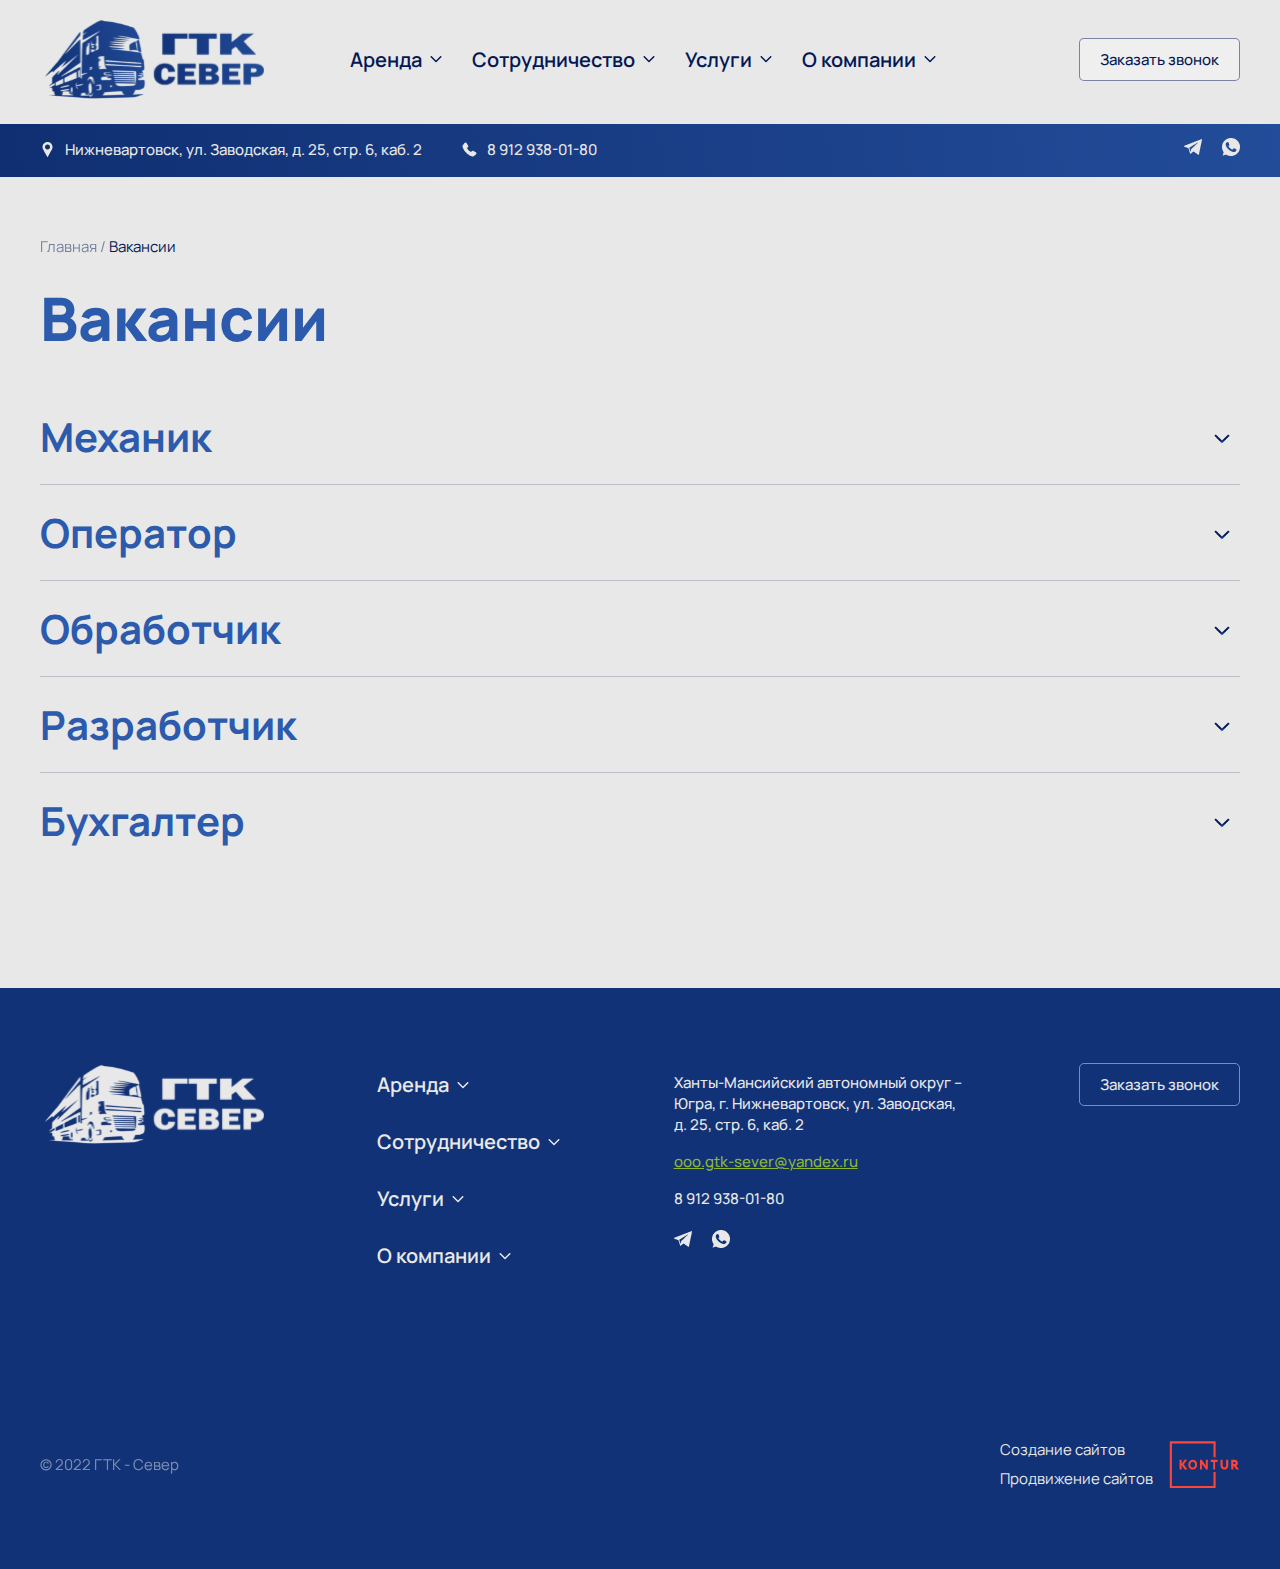
<file: vacancy.html>
<!DOCTYPE html>
<html lang="en">
<head>
    <meta charset="UTF-8">
    <meta name="viewport" content="width=device-width, initial-scale=1.0">
    <link rel="preconnect" href="https://fonts.googleapis.com">
    <link rel="preconnect" href="https://fonts.gstatic.com" crossorigin>
    <link href="https://fonts.googleapis.com/css2?family=Inter:wght@900&family=Manrope:wght@400;500;600;700;800&display=swap" rel="stylesheet">
    <link rel="stylesheet" href="https://cdn.jsdelivr.net/npm/swiper@11/swiper-bundle.min.css" />
    <link rel="stylesheet" href="styles/style.css">
    <title>ГТК - Север</title>
</head>
<body>
    <header class="header">
        <div class="header-top">
            <div class="container">
                <a href="index.html" class="logo">
                    <img src="./assets/icons/logo.svg" alt="logo">
                </a>
                <ul class="nav-menu">
                    <li>
                        <a href="autopark.html">
                            Аренда 
                            <svg xmlns="http://www.w3.org/2000/svg" width="12" height="8" viewBox="0 0 12 8" fill="none">
                                <path d="M5.46967 7.03033C5.76256 7.32322 6.23744 7.32322 6.53033 7.03033L11.3033 2.25736C11.5962 1.96447 11.5962 1.48959 11.3033 1.1967C11.0104 0.903806 10.5355 0.903806 10.2426 1.1967L6 5.43934L1.75736 1.1967C1.46447 0.903806 0.989593 0.903806 0.696699 1.1967C0.403806 1.48959 0.403806 1.96447 0.696699 2.25736L5.46967 7.03033ZM5.25 6L5.25 6.5L6.75 6.5L6.75 6L5.25 6Z" fill="#021955"/>
                            </svg>
                        </a>
    
                        <ul class="dropdown-menu">
                            <li><a href="rent-a-car.html">Характеристики авто</a></li>
                            <li><a href="services.html">Прайс и дополнительные услуги</a></li>
                            <li><a href="#">Условия для физ. лиц</a></li>
                            <li><a href="#">Условия для юр. лиц</a></li>
                        </ul>
                       
                    </li>
                    <li>
                        <a href="#">Сотрудничество
                            <svg xmlns="http://www.w3.org/2000/svg" width="12" height="8" viewBox="0 0 12 8" fill="none">
                                <path d="M5.46967 7.03033C5.76256 7.32322 6.23744 7.32322 6.53033 7.03033L11.3033 2.25736C11.5962 1.96447 11.5962 1.48959 11.3033 1.1967C11.0104 0.903806 10.5355 0.903806 10.2426 1.1967L6 5.43934L1.75736 1.1967C1.46447 0.903806 0.989593 0.903806 0.696699 1.1967C0.403806 1.48959 0.403806 1.96447 0.696699 2.25736L5.46967 7.03033ZM5.25 6L5.25 6.5L6.75 6.5L6.75 6L5.25 6Z" fill="#021955"/>
                            </svg>
                        </a>
                    </li>
                    <li>
                        <a href="services.html">Услуги
                            <svg xmlns="http://www.w3.org/2000/svg" width="12" height="8" viewBox="0 0 12 8" fill="none">
                                <path d="M5.46967 7.03033C5.76256 7.32322 6.23744 7.32322 6.53033 7.03033L11.3033 2.25736C11.5962 1.96447 11.5962 1.48959 11.3033 1.1967C11.0104 0.903806 10.5355 0.903806 10.2426 1.1967L6 5.43934L1.75736 1.1967C1.46447 0.903806 0.989593 0.903806 0.696699 1.1967C0.403806 1.48959 0.403806 1.96447 0.696699 2.25736L5.46967 7.03033ZM5.25 6L5.25 6.5L6.75 6.5L6.75 6L5.25 6Z" fill="#021955"/>
                            </svg>
                        </a>
                    </li>
                    <li>
                        <a href="#about-block">О компании
                            <svg xmlns="http://www.w3.org/2000/svg" width="12" height="8" viewBox="0 0 12 8" fill="none">
                                <path d="M5.46967 7.03033C5.76256 7.32322 6.23744 7.32322 6.53033 7.03033L11.3033 2.25736C11.5962 1.96447 11.5962 1.48959 11.3033 1.1967C11.0104 0.903806 10.5355 0.903806 10.2426 1.1967L6 5.43934L1.75736 1.1967C1.46447 0.903806 0.989593 0.903806 0.696699 1.1967C0.403806 1.48959 0.403806 1.96447 0.696699 2.25736L5.46967 7.03033ZM5.25 6L5.25 6.5L6.75 6.5L6.75 6L5.25 6Z" fill="#021955"/>
                            </svg>
                        </a>
                    </li>
                </ul>
                <div class="burger-menu">
                    <span></span>
                    <span></span>
                    <span></span>
                </div>
                <button class="modal-btn">Заказать звонок</button>
            </div>
        </div>

        <div class="header-bottom">
            <div class="container">
                <ul class="contact-list">
                    <li>
                        <img class="desktop-icon" src="./assets/icons/map label.png" alt="map">
                        <img class="mobile-icon" src="./assets/icons/map label.svg" alt="map">
                        <a href="#">Нижневартовск, ул. Заводская, д. 25, стр. 6, каб. 2</a>
                    </li>
                    <li>
                        <img class="desktop-icon" src="./assets/icons/phone.png" alt="phone">
                        <img class="mobile-icon" src="./assets/icons/phone.svg" alt="phone">
                        <a href="tel:+8 (912) 938-01-80">8 912 938-01-80</a>
                    </li>
                </ul>

                <ul class="social-list">
                    <li>
                        <a href="https://web.telegram.org/a/">
                            <img class="desktop-icon" src="./assets/icons/telegram.png" alt="telegram">
                            <img class="mobile-icon" src="./assets/icons/telegram.svg" alt="telegram">
                        </a>
                    </li>
                    <li>
                        <a href="https://web.whatsapp.com/">
                            <img class="desktop-icon" src="./assets/icons/whatsapp.png" alt="whatsapp">
                            <img class="mobile-icon" src="./assets/icons/whatsapp.svg" alt="whatsapp">
                        </a>
                    </li>
                </ul>
            </div>
        </div>
    </header> 
    <main class="page">
        <div class="modal-form">
            <div class="container">
                <form >
                    <div class="form-header">
                        <span>
                            <svg xmlns="http://www.w3.org/2000/svg" width="17" height="17" viewBox="0 0 17 17" fill="none">
                                <path d="M1 1L16 16" stroke="#E8E8E8" stroke-width="2" stroke-linecap="round"/>
                                <path d="M1 16L16 1" stroke="#E8E8E8" stroke-width="2" stroke-linecap="round"/>
                            </svg>
                        </span>
                        <h4>Форма обратной связи</h4>
                        <p>Для заказа авто необходимо заполнить форму ниже, менеджер свяжется с Вами
                            в ближайшее время!</p>
                    </div>
                    <div class="form-body">
                        <input type="text" placeholder="ФИО" required>
                        <input type="tel" placeholder="Телефон" required>
                        <input type="text" placeholder="Желаемое авто">
                        <select>
                            <option selected="selected">Без водителя</option>
                            <option>С водителем</option>
                        </select>
                        <button class="green-btn" type="submit">Отправить заявку 
                            <svg xmlns="http://www.w3.org/2000/svg" width="31" height="12" viewBox="0 0 31 12" fill="none">
                                <path d="M30.5303 6.53033C30.8232 6.23744 30.8232 5.76256 30.5303 5.46967L25.7574 0.696699C25.4645 0.403806 24.9896 0.403806 24.6967 0.696699C24.4038 0.989593 24.4038 1.46447 24.6967 1.75736L28.9393 6L24.6967 10.2426C24.4038 10.5355 24.4038 11.0104 24.6967 11.3033C24.9896 11.5962 25.4645 11.5962 25.7574 11.3033L30.5303 6.53033ZM0 6.75H30V5.25H0V6.75Z" fill="#E8E8E8"/>
                            </svg>
                        </button>
                    </div>
                    
                </form>
            </div>
        </div>
        <div class="breadcrumbs container">
            <a class="breadcrumb-item" href="index.html">Главная /</a>
            <a class="breadcrumb-item breadcrumb-item_active" href="vacancy.html">Вакансии</a>
        </div>
        <section class="vacancy">
            <div class="container">
                <h2>Вакансии</h2>   
                <ul class="vacancy-list">
                    <li>
                        <div class="vacancy-list-title collapsible">
                            <h3>Механик</h3>
                            <span class="collapse-btn">
                                <svg class="arrow" xmlns="http://www.w3.org/2000/svg" width="16" height="9" viewBox="0 0 16 9" fill="none">
                                    <path d="M7.29289 8.70711C7.68342 9.09763 8.31658 9.09763 8.70711 8.70711L15.0711 2.34315C15.4616 1.95262 15.4616 1.31946 15.0711 0.928932C14.6805 0.538408 14.0474 0.538408 13.6569 0.928932L8 6.58579L2.34315 0.928932C1.95262 0.538408 1.31946 0.538408 0.928933 0.928932C0.538408 1.31946 0.538408 1.95262 0.928933 2.34315L7.29289 8.70711ZM7 7L7 8L9 8L9 7L7 7Z" fill="url(#paint0_linear_108_603)"/>
                                    <defs>
                                      <linearGradient id="paint0_linear_108_603" x1="9.32048" y1="8.38542" x2="8.95998" y2="5.87196" gradientUnits="userSpaceOnUse">
                                        <stop stop-color="#2C5BAD"/>
                                        <stop offset="1" stop-color="#021955"/>
                                      </linearGradient>
                                    </defs>
                                  </svg>
                            </span> 
                        </div>
                        <div class="vacancy-list-content">
                            <ul class="vacancy-list-description">
                                <li>
                                    <h5>Обязанности</h5>
                                    <p>Обеспечивает безаварийную и надежную работу всех видов оборудования, их правильную эксплуатацию, своевременный качественный ремонт и техническое обслуживание, проведение работ по его модернизации и повышение экономичности ремонтного обслуживания оборудования. Осуществляет технический надзор за состоянием и ремонтом защитных устройств на механическом оборудовании, зданий и сооружений цеха.</p>
                                </li>
                                <li>
                                    <h5>Требования</h5>
                                    <p>Обеспечивает безаварийную и надежную работу всех видов оборудования, их правильную эксплуатацию, своевременный качественный ремонт и техническое обслуживание, проведение работ по его модернизации и повышение экономичности ремонтного обслуживания оборудования. Осуществляет технический надзор за состоянием и ремонтом защитных устройств на механическом оборудовании, зданий и сооружений цеха.</p>
                                </li>
                                <li>
                                    <h5>Условия</h5>
                                    <p>График работы - 5/2, офис, с 10:00 до 19:00.</p>
                                </li>
                            </ul>
                        </div>
                    </li>
                    <li>
                        <div class="vacancy-list-title collapsible">
                            <h3>Оператор</h3>
                            <span class="collapse-btn">
                                <svg class="arrow" xmlns="http://www.w3.org/2000/svg" width="16" height="9" viewBox="0 0 16 9" fill="none">
                                    <path d="M7.29289 8.70711C7.68342 9.09763 8.31658 9.09763 8.70711 8.70711L15.0711 2.34315C15.4616 1.95262 15.4616 1.31946 15.0711 0.928932C14.6805 0.538408 14.0474 0.538408 13.6569 0.928932L8 6.58579L2.34315 0.928932C1.95262 0.538408 1.31946 0.538408 0.928933 0.928932C0.538408 1.31946 0.538408 1.95262 0.928933 2.34315L7.29289 8.70711ZM7 7L7 8L9 8L9 7L7 7Z" fill="url(#paint0_linear_108_603)"/>
                                    <defs>
                                      <linearGradient id="paint0_linear_108_603" x1="9.32048" y1="8.38542" x2="8.95998" y2="5.87196" gradientUnits="userSpaceOnUse">
                                        <stop stop-color="#2C5BAD"/>
                                        <stop offset="1" stop-color="#021955"/>
                                      </linearGradient>
                                    </defs>
                                  </svg>
                            </span> 
                        </div>
                        <div class="vacancy-list-content">
                            <ul class="vacancy-list-description">
                                <li>
                                    <h5>Обязанности</h5>
                                    <p>Обеспечивает безаварийную и надежную работу всех видов оборудования, их правильную эксплуатацию, своевременный качественный ремонт и техническое обслуживание, проведение работ по его модернизации и повышение экономичности ремонтного обслуживания оборудования. Осуществляет технический надзор за состоянием и ремонтом защитных устройств на механическом оборудовании, зданий и сооружений цеха.</p>
                                </li>
                                <li>
                                    <h5>Требования</h5>
                                    <p>Обеспечивает безаварийную и надежную работу всех видов оборудования, их правильную эксплуатацию, своевременный качественный ремонт и техническое обслуживание, проведение работ по его модернизации и повышение экономичности ремонтного обслуживания оборудования. Осуществляет технический надзор за состоянием и ремонтом защитных устройств на механическом оборудовании, зданий и сооружений цеха.</p>
                                </li>
                                <li>
                                    <h5>Условия</h5>
                                    <p>График работы - 5/2, офис, с 10:00 до 19:00.</p>
                                </li>
                            </ul>
                        </div>
                    </li>
                    <li>
                        <div class="vacancy-list-title collapsible">
                            <h3>Обработчик</h3>
                            <span class="collapse-btn">
                                <svg class="arrow" xmlns="http://www.w3.org/2000/svg" width="16" height="9" viewBox="0 0 16 9" fill="none">
                                    <path d="M7.29289 8.70711C7.68342 9.09763 8.31658 9.09763 8.70711 8.70711L15.0711 2.34315C15.4616 1.95262 15.4616 1.31946 15.0711 0.928932C14.6805 0.538408 14.0474 0.538408 13.6569 0.928932L8 6.58579L2.34315 0.928932C1.95262 0.538408 1.31946 0.538408 0.928933 0.928932C0.538408 1.31946 0.538408 1.95262 0.928933 2.34315L7.29289 8.70711ZM7 7L7 8L9 8L9 7L7 7Z" fill="url(#paint0_linear_108_603)"/>
                                    <defs>
                                      <linearGradient id="paint0_linear_108_603" x1="9.32048" y1="8.38542" x2="8.95998" y2="5.87196" gradientUnits="userSpaceOnUse">
                                        <stop stop-color="#2C5BAD"/>
                                        <stop offset="1" stop-color="#021955"/>
                                      </linearGradient>
                                    </defs>
                                  </svg>
                            </span> 
                        </div>
                        <div class="vacancy-list-content">
                            <ul class="vacancy-list-description">
                                <li>
                                    <h5>Обязанности</h5>
                                    <p>Обеспечивает безаварийную и надежную работу всех видов оборудования, их правильную эксплуатацию, своевременный качественный ремонт и техническое обслуживание, проведение работ по его модернизации и повышение экономичности ремонтного обслуживания оборудования. Осуществляет технический надзор за состоянием и ремонтом защитных устройств на механическом оборудовании, зданий и сооружений цеха.</p>
                                </li>
                                <li>
                                    <h5>Требования</h5>
                                    <p>Обеспечивает безаварийную и надежную работу всех видов оборудования, их правильную эксплуатацию, своевременный качественный ремонт и техническое обслуживание, проведение работ по его модернизации и повышение экономичности ремонтного обслуживания оборудования. Осуществляет технический надзор за состоянием и ремонтом защитных устройств на механическом оборудовании, зданий и сооружений цеха.</p>
                                </li>
                                <li>
                                    <h5>Условия</h5>
                                    <p>График работы - 5/2, офис, с 10:00 до 19:00.</p>
                                </li>
                            </ul>
                        </div>
                    </li>
                    <li>
                        <div class="vacancy-list-title collapsible">
                            <h3>Разработчик</h3>
                            <span class="collapse-btn">
                                <svg class="arrow" xmlns="http://www.w3.org/2000/svg" width="16" height="9" viewBox="0 0 16 9" fill="none">
                                    <path d="M7.29289 8.70711C7.68342 9.09763 8.31658 9.09763 8.70711 8.70711L15.0711 2.34315C15.4616 1.95262 15.4616 1.31946 15.0711 0.928932C14.6805 0.538408 14.0474 0.538408 13.6569 0.928932L8 6.58579L2.34315 0.928932C1.95262 0.538408 1.31946 0.538408 0.928933 0.928932C0.538408 1.31946 0.538408 1.95262 0.928933 2.34315L7.29289 8.70711ZM7 7L7 8L9 8L9 7L7 7Z" fill="url(#paint0_linear_108_603)"/>
                                    <defs>
                                      <linearGradient id="paint0_linear_108_603" x1="9.32048" y1="8.38542" x2="8.95998" y2="5.87196" gradientUnits="userSpaceOnUse">
                                        <stop stop-color="#2C5BAD"/>
                                        <stop offset="1" stop-color="#021955"/>
                                      </linearGradient>
                                    </defs>
                                  </svg>
                            </span> 
                        </div>
                        <div class="vacancy-list-content">
                            <ul class="vacancy-list-description">
                                <li>
                                    <h5>Обязанности</h5>
                                    <p>Обеспечивает безаварийную и надежную работу всех видов оборудования, их правильную эксплуатацию, своевременный качественный ремонт и техническое обслуживание, проведение работ по его модернизации и повышение экономичности ремонтного обслуживания оборудования. Осуществляет технический надзор за состоянием и ремонтом защитных устройств на механическом оборудовании, зданий и сооружений цеха.</p>
                                </li>
                                <li>
                                    <h5>Требования</h5>
                                    <p>Обеспечивает безаварийную и надежную работу всех видов оборудования, их правильную эксплуатацию, своевременный качественный ремонт и техническое обслуживание, проведение работ по его модернизации и повышение экономичности ремонтного обслуживания оборудования. Осуществляет технический надзор за состоянием и ремонтом защитных устройств на механическом оборудовании, зданий и сооружений цеха.</p>
                                </li>
                                <li>
                                    <h5>Условия</h5>
                                    <p>График работы - 5/2, офис, с 10:00 до 19:00.</p>
                                </li>
                            </ul>
                        </div>
                    </li>
                    <li>
                        <div class="vacancy-list-title collapsible">
                            <h3>Бухгалтер</h3>
                            <span class="collapse-btn">
                                <svg class="arrow" xmlns="http://www.w3.org/2000/svg" width="16" height="9" viewBox="0 0 16 9" fill="none">
                                    <path d="M7.29289 8.70711C7.68342 9.09763 8.31658 9.09763 8.70711 8.70711L15.0711 2.34315C15.4616 1.95262 15.4616 1.31946 15.0711 0.928932C14.6805 0.538408 14.0474 0.538408 13.6569 0.928932L8 6.58579L2.34315 0.928932C1.95262 0.538408 1.31946 0.538408 0.928933 0.928932C0.538408 1.31946 0.538408 1.95262 0.928933 2.34315L7.29289 8.70711ZM7 7L7 8L9 8L9 7L7 7Z" fill="url(#paint0_linear_108_603)"/>
                                    <defs>
                                      <linearGradient id="paint0_linear_108_603" x1="9.32048" y1="8.38542" x2="8.95998" y2="5.87196" gradientUnits="userSpaceOnUse">
                                        <stop stop-color="#2C5BAD"/>
                                        <stop offset="1" stop-color="#021955"/>
                                      </linearGradient>
                                    </defs>
                                  </svg>
                            </span> 
                        </div>
                        <div class="vacancy-list-content">
                            <ul class="vacancy-list-description">
                                <li>
                                    <h5>Обязанности</h5>
                                    <p>Обеспечивает безаварийную и надежную работу всех видов оборудования, их правильную эксплуатацию, своевременный качественный ремонт и техническое обслуживание, проведение работ по его модернизации и повышение экономичности ремонтного обслуживания оборудования. Осуществляет технический надзор за состоянием и ремонтом защитных устройств на механическом оборудовании, зданий и сооружений цеха.</p>
                                </li>
                                <li>
                                    <h5>Требования</h5>
                                    <p>Обеспечивает безаварийную и надежную работу всех видов оборудования, их правильную эксплуатацию, своевременный качественный ремонт и техническое обслуживание, проведение работ по его модернизации и повышение экономичности ремонтного обслуживания оборудования. Осуществляет технический надзор за состоянием и ремонтом защитных устройств на механическом оборудовании, зданий и сооружений цеха.</p>
                                </li>
                                <li>
                                    <h5>Условия</h5>
                                    <p>График работы - 5/2, офис, с 10:00 до 19:00.</p>
                                </li>
                            </ul>
                        </div>
                    </li>
                </ul>
            </div>
        </section>
    </main>
    <footer class="footer">
        <div class="container">
            <div class="footer-top">
                <a href="index.html" class="logo">
                    <img src="./assets/icons/footer-logo.svg" alt="logo">
                </a>
                <ul class="nav-menu">
                    <li>
                        <a href="autopark.html">
                            Аренда 
                            <svg xmlns="http://www.w3.org/2000/svg" width="12" height="8" viewBox="0 0 12 8" fill="none">
                                <path d="M5.46967 7.03033C5.76256 7.32322 6.23744 7.32322 6.53033 7.03033L11.3033 2.25736C11.5962 1.96447 11.5962 1.48959 11.3033 1.1967C11.0104 0.903806 10.5355 0.903806 10.2426 1.1967L6 5.43934L1.75736 1.1967C1.46447 0.903806 0.989593 0.903806 0.696699 1.1967C0.403806 1.48959 0.403806 1.96447 0.696699 2.25736L5.46967 7.03033ZM5.25 6L5.25 6.5L6.75 6.5L6.75 6L5.25 6Z" fill="#021955"/>
                            </svg>
                        </a>
    
                        <ul class="dropdown-menu">
                            <li><a href="rent-a-car.html">Характеристики авто</a></li>
                            <li><a href="services.html">Прайс и дополнительные услуги</a></li>
                            <li><a href="#">Условия для физ. лиц</a></li>
                            <li><a href="#">Условия для юр. лиц</a></li>
                        </ul>
                       
                    </li>
                    <li>
                        <a href="#">Сотрудничество
                            <svg xmlns="http://www.w3.org/2000/svg" width="12" height="8" viewBox="0 0 12 8" fill="none">
                                <path d="M5.46967 7.03033C5.76256 7.32322 6.23744 7.32322 6.53033 7.03033L11.3033 2.25736C11.5962 1.96447 11.5962 1.48959 11.3033 1.1967C11.0104 0.903806 10.5355 0.903806 10.2426 1.1967L6 5.43934L1.75736 1.1967C1.46447 0.903806 0.989593 0.903806 0.696699 1.1967C0.403806 1.48959 0.403806 1.96447 0.696699 2.25736L5.46967 7.03033ZM5.25 6L5.25 6.5L6.75 6.5L6.75 6L5.25 6Z" fill="#021955"/>
                            </svg>
                        </a>
                    </li>
                    <li>
                        <a href="services.html">Услуги
                            <svg xmlns="http://www.w3.org/2000/svg" width="12" height="8" viewBox="0 0 12 8" fill="none">
                                <path d="M5.46967 7.03033C5.76256 7.32322 6.23744 7.32322 6.53033 7.03033L11.3033 2.25736C11.5962 1.96447 11.5962 1.48959 11.3033 1.1967C11.0104 0.903806 10.5355 0.903806 10.2426 1.1967L6 5.43934L1.75736 1.1967C1.46447 0.903806 0.989593 0.903806 0.696699 1.1967C0.403806 1.48959 0.403806 1.96447 0.696699 2.25736L5.46967 7.03033ZM5.25 6L5.25 6.5L6.75 6.5L6.75 6L5.25 6Z" fill="#021955"/>
                            </svg>
                        </a>
                    </li>
                    <li>
                        <a href="#about-block">О компании
                            <svg xmlns="http://www.w3.org/2000/svg" width="12" height="8" viewBox="0 0 12 8" fill="none">
                                <path d="M5.46967 7.03033C5.76256 7.32322 6.23744 7.32322 6.53033 7.03033L11.3033 2.25736C11.5962 1.96447 11.5962 1.48959 11.3033 1.1967C11.0104 0.903806 10.5355 0.903806 10.2426 1.1967L6 5.43934L1.75736 1.1967C1.46447 0.903806 0.989593 0.903806 0.696699 1.1967C0.403806 1.48959 0.403806 1.96447 0.696699 2.25736L5.46967 7.03033ZM5.25 6L5.25 6.5L6.75 6.5L6.75 6L5.25 6Z" fill="#021955"/>
                            </svg>
                        </a>
                    </li>
                </ul>
                <div class="contacts">
                    <ul class="contact-list">
                        <li>
                            <a href="#">Ханты-Мансийский автономный округ – Югра, г. Нижневартовск, ул. Заводская, д. 25, стр. 6, каб. 2</a>
                        </li>
                        <li>
                            <a href="mailto:ooo.gtk-sever@yandex.ru" class="mail-link">ooo.gtk-sever@yandex.ru</a>
                        </li>
                        <li>
                            <a href="tel:+8 (912) 938-01-80">8 912 938-01-80</a>
                        </li>
                    </ul>
    
                    <ul class="social-list">
                        <li>
                            <a href="https://web.telegram.org/a/">
                                <img src="./assets/icons/telegram.png" alt="telegram">
                            </a>
                        </li>
                        <li>
                            <a href="https://web.whatsapp.com/">
                                <img src="./assets/icons/whatsapp.png" alt="whatsapp">
                            </a>
                        </li>
                    </ul>
                </div>
                <button class="modal-btn">Заказать звонок</button>
            </div>
            <div class="footer-bottom">
                <div class="copyright">
                    <span>© 2022 ГТК - Север</span>
                </div>
                <div class="developed">
                    <span>Создание сайтов <a href="https://webdev.pro">Продвижение сайтов</a></span>
                    <svg xmlns="http://www.w3.org/2000/svg" width="72" height="48" viewBox="0 0 72 48" fill="none">
                        <g clip-path="url(#clip0_106_63)">
                          <path d="M65.3495 21.9375V24.0971H66.1262C66.9456 24.0971 67.5878 23.7893 67.5878 22.9684C67.5878 22.425 67.3228 21.9351 66.2901 21.9351C65.9668 21.9351 65.7917 21.9236 65.3495 21.9375ZM63.2031 29.5663V19.8198C63.7262 19.8198 66.1262 19.8198 66.3956 19.8198C68.9573 19.8198 69.8687 21.1422 69.8687 22.9404C69.8687 24.7502 68.7956 25.4895 68.286 25.7555L71.0002 29.5663H68.3982L66.1397 26.1868H65.3495V29.5663H63.2031Z" fill="#FF4438"/>
                          <path d="M60.2796 25.3729C60.2796 28.3535 58.486 29.5663 56.507 29.5663C54.1325 29.5663 52.4824 28.1319 52.4824 25.275V19.8198H54.5942V24.8016C54.5942 26.3198 55.0293 27.4766 56.507 27.4766C57.7859 27.4766 58.168 26.4877 58.168 24.9274V19.8198H60.2796V25.3729Z" fill="#FF4438"/>
                          <path d="M47.609 48.0844H1.80078V1.30151H47.609V17.308H45.4854V3.47027H3.92213V45.9156H45.4854V31.9733H47.609V48.0844Z" fill="#FF4438"/>
                          <path d="M38.1745 29.5663L33.9325 23.7175V29.5663H32.0137V19.8198H33.6502L37.8943 25.6943L37.89 19.8198H39.8066L39.8109 29.5663H38.1745Z" fill="#FF4438"/>
                          <path d="M42.7363 19.8198H49.5589V21.9081H47.0877V29.5663H45.2055V21.9081H42.7363V19.8198Z" fill="#FF4438"/>
                          <path d="M11.5469 19.8198H13.6197V24.0661L16.5859 19.8198H19.0729L15.6667 24.3179L19.344 29.5663H16.7161L13.6197 24.9285V29.5663H11.5469V19.8198Z" fill="#FF4438"/>
                          <path d="M24.7033 27.5477C26.2714 27.5477 27.0849 26.2819 27.0849 24.6931C27.0849 22.9695 26.0355 21.8384 24.7033 21.8384C23.3366 21.8384 22.3237 22.9695 22.3237 24.6931C22.3237 26.3074 23.3834 27.5477 24.7033 27.5477ZM24.7033 19.8198C27.215 19.8198 29.0901 21.6897 29.0901 24.6931C29.0901 27.5477 27.215 29.5663 24.7033 29.5663C22.1936 29.5663 20.3184 27.6941 20.3184 24.6931C20.3184 21.9592 22.0757 19.8198 24.7033 19.8198Z" fill="#FF4438"/>
                        </g>
                        <defs>
                          <clipPath id="clip0_106_63">
                            <rect width="72" height="48" fill="white"/>
                          </clipPath>
                        </defs>
                      </svg>
                </div>
            </div>
        </div>
    </footer> 
    <script src="https://cdn.jsdelivr.net/npm/swiper@11/swiper-bundle.min.js"></script>
    <script src="script.js"></script>
</body>
</html>
</file>
<file: styles/style.css>
@import url('./header-style.css'); /* стили шапки сайта*/
@import url('./promo-style.css'); /* стили блока с баннером (слайдер)*/
@import url('./about-style.css'); /* стили блока "О компании"*/
@import url('./advantages-style.css'); /* стили блока "Преимущества"*/
@import url('./request-form-style.css');/* стили блока "Форма заявки"*/
@import url('./footer-style.css'); /* стили футера*/
@import url('./autopark-style.css'); /* стили страницы "Автопарк"*/
@import url('./rent-a-car-style.css'); /* стили страницы "Аренда авто"*/
@import url('./services-style.css'); /* стили страницы "Услуги"*/
@import url('./vacancy-style.css'); /* стили страницы "Вакансии"*/

/* -------------------------------------------reset-styles------------------------------------------- */
*{
    margin: 0;
    padding: 0;
    border: 0;
    box-sizing: border-box;
}

*, *:before, *:after{
	-moz-box-sizing: border-box;
	-webkit-box-sizing: border-box;
	box-sizing: border-box;
}

:focus, :active{outline: none;}
a:focus, a:active{outline: none;}


html, body{
	height: 100%;
	width: 100%;
	-ms-text-size-adjust: 100%;
	-moz-text-size-adjust: 100%;
	-webkit-text-size-adjust: 100%;
}

input, button, textarea{font-family: inherit; }

input::-ms-clear{display:none;}
button{cursor: pointer; white-space: nowrap;}
button::-moz-focus-inner{padding: 0;border: 0;}
a, a:visited{text-decoration: none; color: inherit;}
a:hover{text-decoration: none;}
ul li{list-style-type: none;}

h1,h2, h3, h4, h5, h6{font-style: inherit;}

/* -------------------------------------------общие стили------------------------------------------- */
body{
	font-family: 'Manrope', sans-serif;
	background: #E8E8E8;
}

.container{
	max-width: 1230px;
	margin: 0 auto;
	padding: 0 15px;
}
.logo{
	max-width: 224px;
	min-width: 100px;
}
.logo img{
	width: 100%;
}
.nav-menu{
    display: flex;
	color: #021955;
}

.nav-menu>li{
    display: flex;
    align-items: center;
	height: 57px;
    font-size: 20px;
    font-weight: 600;
	position: relative;
}

.nav-menu > li >a{
	color: #021955;
	display: flex;
	align-items: center;
	gap: 8px;
	white-space: nowrap;
}
.dropdown-menu{
	display: none;
	width: 235px;
	padding: 0px 20px 20px 20px;
	color: #000;
	border-radius: 0px 0px 10px 10px;
	background: #E8E8E8;
	box-shadow: 0px 4px 4px 0px rgba(0, 0, 0, 0.15);
	position: absolute;
	top: 55px;
	left: 0;
	z-index: 1;
}
.nav-menu>li:hover>a{
	color: #2C5BAD;
	transition: all .5s;
}
.nav-menu li:hover > .dropdown-menu{
	display: block;
}
.dropdown-menu li{
	padding-top: 20px;
}

.dropdown-menu li a{
	font-size: 15px;
	font-weight: 400;
}
.dropdown-menu li:hover a{
	color: #2C5BAD;
	font-weight: 600;
	transition: all .5s;
}
button{
    font-size: 15px;
    font-weight: 500;
    color: #021955;
    padding: 10px 20px;
    border-radius: 5px;
    border: 1px solid rgba(2, 25, 85, 0.50);
    transition: background-color 0.5s;
	cursor: pointer;
}

button:hover{
    background-color: #021955;
    color: #fff;
}

.green-btn{
	padding: 20px 40px;
	border-radius: 10px;
	background: linear-gradient(87deg, #8CB734 0%, #579211 108.98%);
	color: #E8E8E8;
	font-size: 20px;
	font-weight: 800;
	display: flex;
	align-items: center;
	justify-content: center;
	gap: 20px;
	border: none;
}
.green-btn:hover{
	background: linear-gradient(87deg, #579211 0%, #8CB734 108.98%);
	transition: all .5s;
}
.green-btn a{
	display: flex;
	align-items: center;
	gap: 20px;
}
.contact-list{
	display: flex;
    gap: 40px;
    font-size: 15px;
    font-weight: 500;
}
.contact-list li{
    display: flex;
    align-items: center;
    gap: 10px;
    border-bottom: 1px solid transparent;
}

.contact-list li:hover{
    border-bottom: 1px solid #E8E8E8;
    transition: border-bottom .3s ease-in-out;
}

.social-list{
	display: flex;
    gap: 20px;
}

main{
	position: relative;
}
.modal-form{
	display: none;
	position: absolute;
	top: 0;
	left: 0;
	z-index: 100;
	background: rgba(232, 232, 232, 0.75);
	backdrop-filter: blur(5px);
	width: 100%;
	height: 100%;
	padding-top: 222px;
}
.modal-form.active{
	display: block;
}
.modal-form form{
	max-width: 480px;
	margin: 0 auto;
	border-radius: 10px;
	background: #D9D9D9;
	overflow: hidden;
}

.form-header{
	background: linear-gradient(262deg, #2C5BAD -50.27%, #021955 174.07%);
	padding: 30px;
	display: flex;
	flex-direction: column;
}

.form-header span{
	align-self: flex-end;
	cursor: pointer;
}
.form-header h4{
	background: #E8E8E8;
	background-clip: text;
    -webkit-background-clip: text;
    -webkit-text-fill-color: transparent;
	font-weight: 700;
}
.form-header p{
	color: #E8E8E8;
	font-size: 20px;
	font-weight: 400;
	margin-top: 15px;
}
.form-body{
	padding: 30px;
	display: flex;
	flex-direction: column;
	gap: 10px;
}
.form-body input,
.form-body select{
	border-radius: 10px;
	background: #E8E8E8;
	padding: 10px 17px;
}
.form-body button{
	padding: 10px 95px;
}
h1{
	max-width: 647px;
	color: #E8E8E8;
	font-size: 60px;
	font-weight: 500;
	line-height: 120%; /* 72px */
}

h2{
	color: #2C5BAD;
	font-size: 60px;
	font-weight: 800;
	margin-bottom: 30px;
}
h3{
	color: #2C5BAD;
	font-size: 40px;
	font-weight: 700;
}
h4{
	background:linear-gradient(262deg, #2C5BAD -50.27%, #021955 174.07%);
    background-clip: text;
    -webkit-background-clip: text;
    -webkit-text-fill-color: transparent;
    font-size: 25px;
    font-weight: 600;
}

h5{
	color: #141414;
	font-size: 20px;
	font-weight: 400;
	margin-bottom: 15px;
}

.page{
	padding-top: 60px;
	padding-bottom: 120px;
}

.breadcrumbs{
	margin-bottom: 20px;
}
.breadcrumb-item{
	color: #021955;
	opacity: 0.5;
	font-size: 15px;
	font-weight: 400;
}

.breadcrumb-item_active{
	opacity: 1;
}
/* -------------------------------------------media-styles------------------------------------------- */

@media (max-width: 950px) {
	.logo{
		width: 100px;
	}
	.nav-menu{
		gap: 10px;
	}
	.nav-menu li{
		font-size: 12px;
		height: auto;
	}

	.nav-menu li svg{
        display: none;
    }

	.dropdown-menu{
		top: 16px;
		left: 15px;
	}
	.dropdown-menu li{
		padding-top: 10px;
	}
	button{
		font-size: 12px;
		padding: 5px 10px;
		border-radius: 4px;
	}

	.contact-list{
		font-size: 12px;
	}

	h1{
		font-size: 25px;
		max-width: 264px;
	}

	h2{
		font-size: 25px;
		margin-bottom: 20px;
	}

	h3{
		font-size: 20px;
		margin-bottom: 15px;
	}
	h4{
		font-size: 20px;
	}

	h5{
		font-size: 15px;
		margin-bottom: 10px;
	}

	.green-btn {
		font-size: 12px;
		padding: 10px 20px;
		border-radius: 4px;
	}
	.green-btn a{
		gap: 10px;
		align-items: flex-end;
	}
	.green-btn svg{
		width: 12px;
	}

	.modal-form{
		padding-top: 19px;
	}
	.modal-form form{
		max-width: 290px;
		border-radius: 0;
	}
	.form-header{
		padding: 15px;
	}
	.form-header h4{
		font-size: 20px;
	}
	.form-header p{
		font-size: 12px;
		margin-top: 10px;
	}
	.form-body{
		padding: 10px 15px 15px;
	}
	.form-body input,
	.form-body select{
		padding: 7px 10px;
		border-radius: 0;
	}
	.form-body button{
		padding: 10px 45px;
	}

	.page{
		padding-top: 35px;
		padding-bottom: 30px;
	}
	.breadcrumbs{
		margin-bottom: 10px;
	}
	.breadcrumb-item{
		font-size: 12px;
	}
}
</file>
